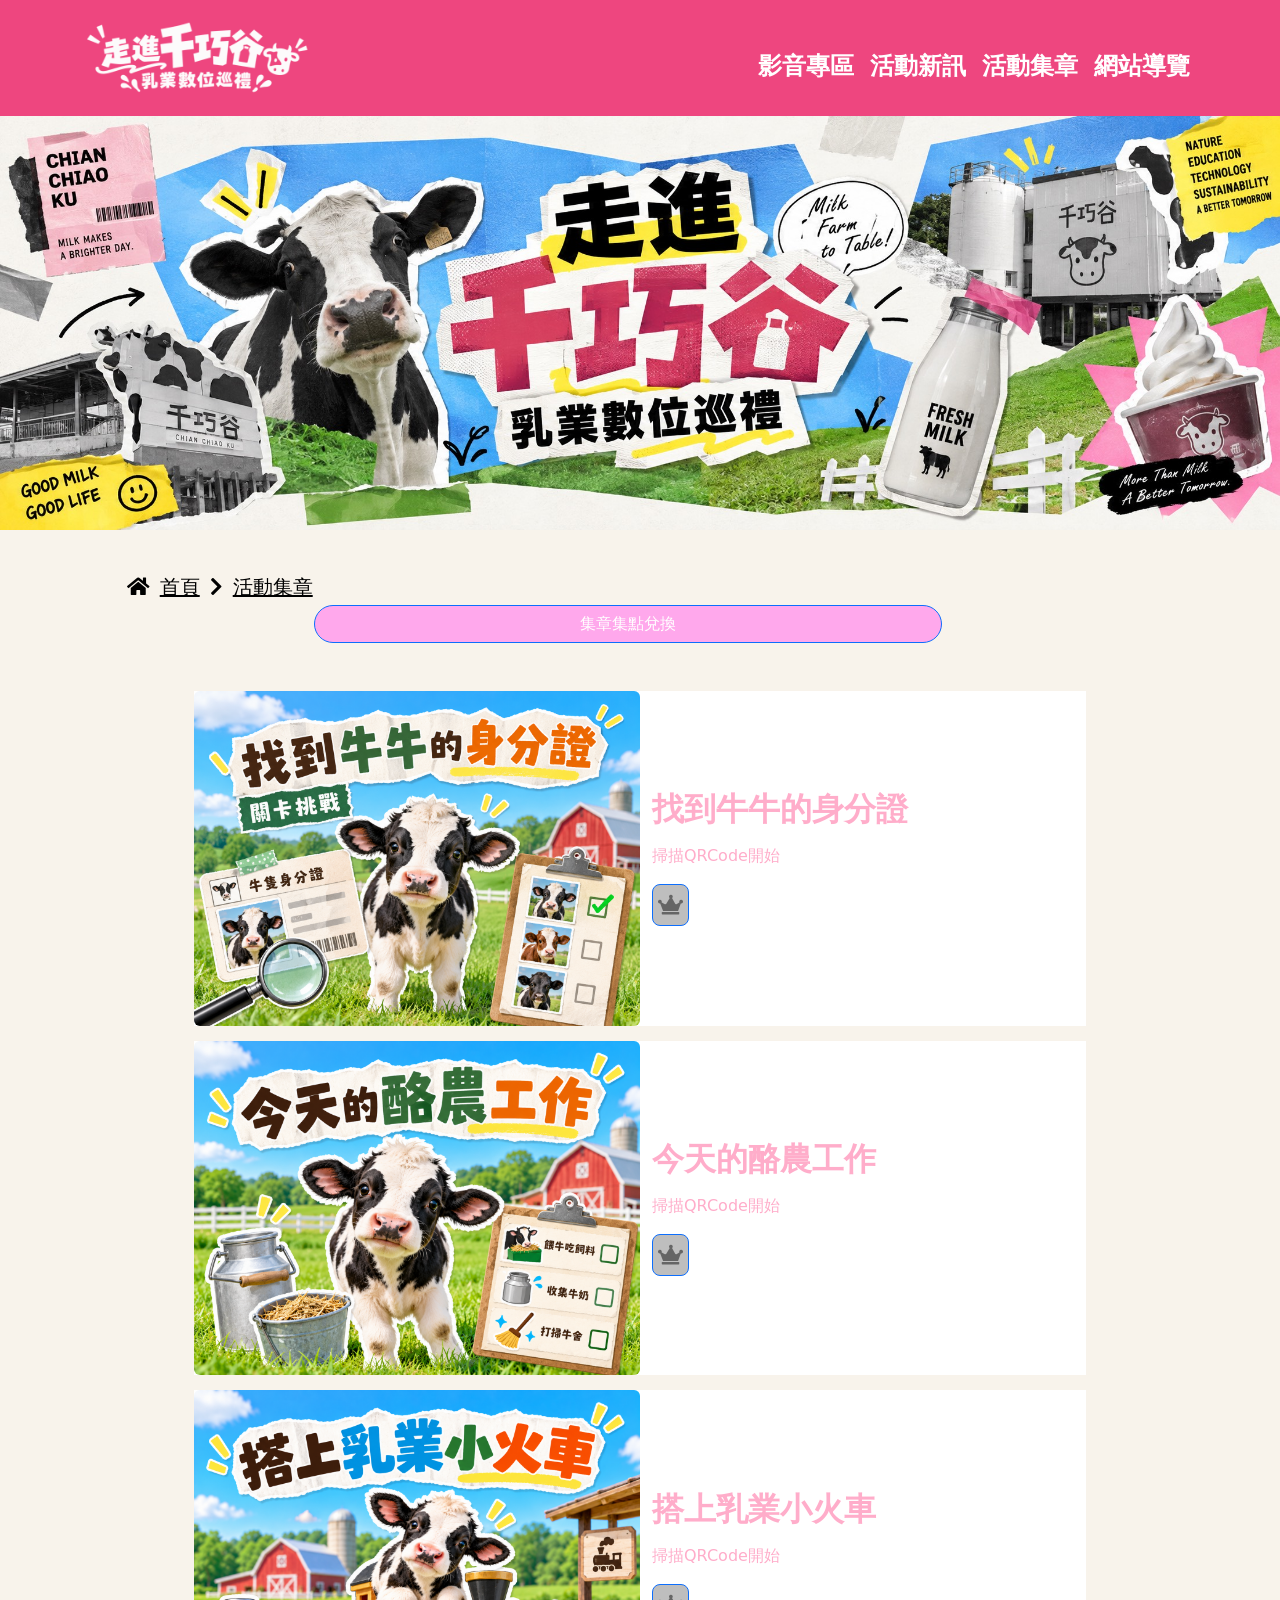
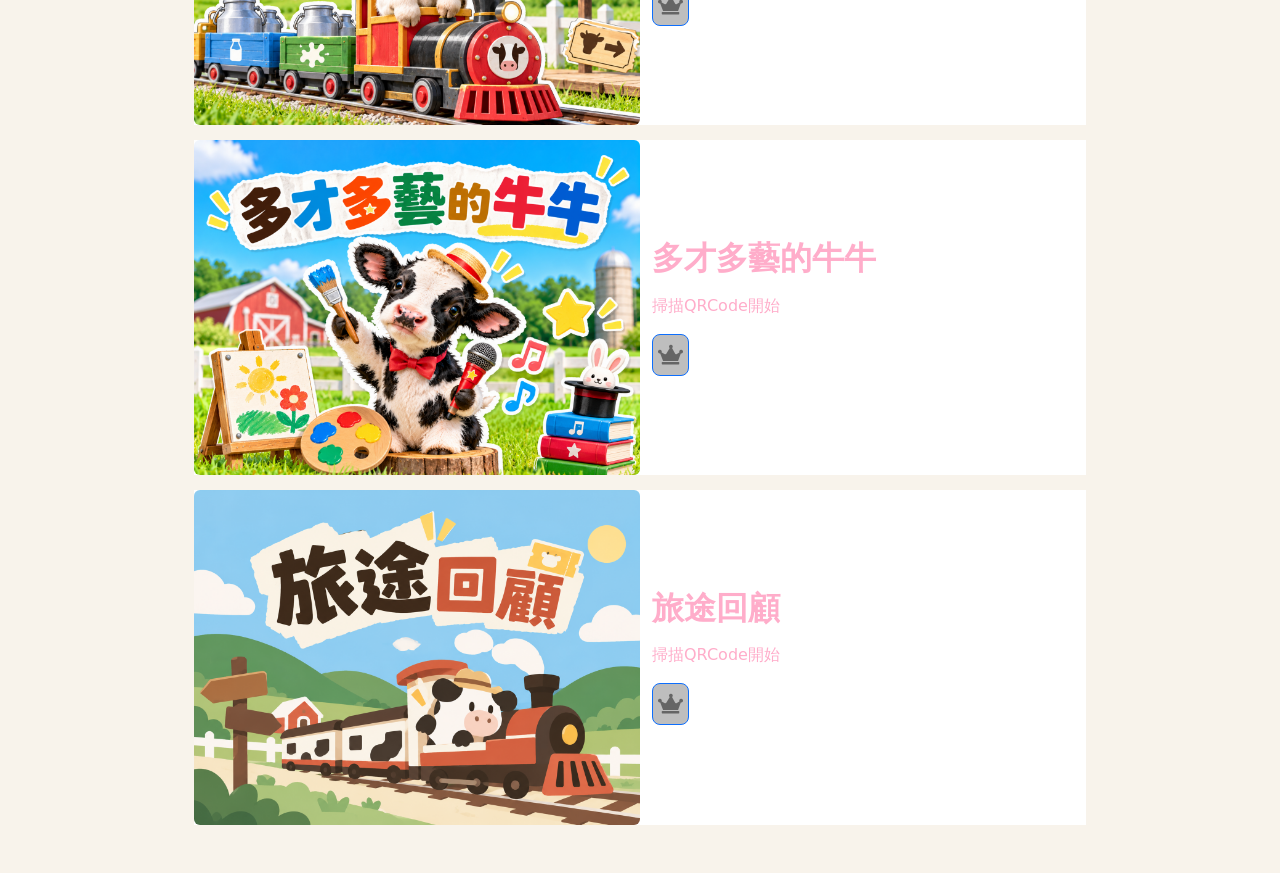
<file: index.html>
<!DOCTYPE html>
<html data-bs-theme="light" lang="zh" data-bss-forced-theme="light" style="background: #f8f6f0;">

<head>
    <meta charset="utf-8">
    <meta name="viewport" content="width=device-width, initial-scale=1.0, shrink-to-fit=no">
    <title>走進千巧谷-活動集章</title>
    <link rel="icon" type="image/png" sizes="2205x2205" href="assets/img/BB53C16165.png">
    <link rel="icon" type="image/png" sizes="2205x2205" href="assets/img/BB53C16165.png" media="(prefers-color-scheme: dark)">
    <link rel="icon" type="image/png" sizes="2205x2205" href="assets/img/BB53C16165.png">
    <link rel="icon" type="image/png" sizes="2205x2205" href="assets/img/BB53C16165.png" media="(prefers-color-scheme: dark)">
    <link rel="icon" type="image/png" sizes="2205x2205" href="assets/img/BB53C16165.png">
    <link rel="icon" type="image/png" sizes="2205x2205" href="assets/img/BB53C16165.png">
    <link rel="icon" type="image/png" sizes="2205x2205" href="assets/img/BB53C16165.png">
    <link rel="stylesheet" href="assets/bootstrap/css/bootstrap.min.css">
    <link rel="stylesheet" href="https://fonts.googleapis.com/css?family=Alatsi&amp;display=swap">
    <link rel="stylesheet" href="https://fonts.googleapis.com/css?family=Aoboshi+One&amp;display=swap">
    <link rel="stylesheet" href="assets/css/Font%20Awesome%205%20Brands.css">
    <link rel="stylesheet" href="assets/css/Font%20Awesome%205%20Free.css">
    <link rel="stylesheet" href="assets/fonts/fontawesome-all.min.css">
    <link rel="stylesheet" href="assets/css/bootstrap/css/bootstrap.min.css">
    <link rel="stylesheet" href="assets/css/fonts/fontawesome-all.min.css">
    <link rel="stylesheet" href="assets/css/css/Hero-Clean-images.css">
    <link rel="stylesheet" href="assets/css/css/Navigation-Menu.css">
    <link rel="stylesheet" href="assets/css/Navbar-Right-Links-icons.css">
    <link rel="stylesheet" href="assets/css/Team-images.css">
</head>

<body style="color: rgb(255,255,255);background: rgb(248,243,235);">
    <nav class="navbar navbar-expand-md py-3" style="background: rgb(238,70,127);">
        <div class="container"><a class="navbar-brand d-flex align-items-center" href="https://martek720.com.tw/front/index.html"><img src="assets/img/BB528354-3C4B-4AE4-B248-786873.png" style="margin: auto;width: 100%;height: auto;" width="290" height="94"></a><button data-bs-toggle="collapse" class="navbar-toggler" data-bs-target="#navcol-2"><span class="visually-hidden">Toggle navigation</span><span class="navbar-toggler-icon"></span></button>
            <div class="collapse navbar-collapse" id="navcol-2">
                <ul class="navbar-nav ms-auto">
                    <li class="nav-item" style="width: 30%;"><a class="nav-link active fs-4" href="https://martek720.com.tw/front/video.html?id=23" style="color: #ffffff;font-weight: bold;">影音專區</a></li>
                    <li class="nav-item" style="color: #ffffff;font-weight: bold;width: 30%;"><a class="nav-link fs-4" href="https://martek720.com.tw/front/discount.html?id=23" style="color: #ffffff;font-weight: bold;">活動新訊</a></li>
                    <li class="nav-item" style="color: #ffffff;font-weight: bold;width: 30%;"><a class="nav-link fs-4" href="index.html" style="color: #ffffff;font-weight: bold;">活動集章</a></li>
                    <li class="nav-item" style="color: #ffffff;font-weight: bold;width: 30%;"><a class="nav-link fs-4" href="https://martek720.com.tw/front/sitemap.html?id=23" style="color: #ffffff;font-weight: bold;">網站導覽</a></li>
                </ul>
            </div>
        </div>
    </nav>
    <div class="col" style="width: 100%;padding: 0px;margin: 0px;margin-left: auto;margin-right: auto;"><img src="assets/img/all_Image.jpg" width="1493" height="483" style="width: 100%;height: auto;"></div>
    <div class="row" style="height: 75px;background: rgba(255,255,255,0);border-color: rgba(255,255,255,0);width: 99vw;">
        <div class="col" style="width:70%;max-width:70%;margin-left:10%;margin-top:41px;background:rgba(255,255,255,0);border-color:rgba(255,255,255,0);"><i class="fas fa-home" style="color:rgb(0,0,0);font-size:20px;margin-right:10px;"></i><span style="width:30%;color:rgb(0,0,0);margin:0;height:30%;"><a href="https://martek720.com.tw/front/index.html?id=23" style="color:rgb(0,0,0);font-family:'Aoboshi One', serif;font-size:20px;">首頁<i class="fas fa-chevron-right" style="color:rgb(0,0,0);font-size:20px;margin-right:10px;margin-left:10px;"></i></a></span><a href="index.html" style="color:rgb(0,0,0);font-family:'Aoboshi One', serif;font-size:20px;">活動集章</a></div>
    </div>
    <div class="row" style="width: 100%;">
        <div class="col" style="text-align: center;"><a class="btn btn-primary" role="button" style="width: 50%;border-radius: 143px;background: rgb(255,168,236);" href="CollectSeals.html">集章集點兌換</a></div>
    </div>
    <div class="container py-4 py-xl-5" style="width: 100vw;">
        <div class="row gy-4 gy-md-0" style="margin-right: 10%;margin-left: 10%;background: #ffffff;color: rgb(255,255,255);border-radius: 0px;">
            <div class="col-md-6 col-xxl-4" style="padding: 0;height: auto;"><img class="rounded img-fluid w-100 fit-cover" style="border-top-right-radius: 0;border-bottom-left-radius: 169;border-top-left-radius: 193px;" src="assets/img/01找到牛牛的身分證.png"></div>
            <div class="col-md-6 d-md-flex align-items-md-center">
                <div style="max-width:350px;">
                    <h2 class="text-uppercase fw-bold" style="color:rgb(255,173,202);">找到牛牛的身分證</h2>
                    <p class="my-3" style="color:rgb(255,173,202);">掃描QRCode開始</p><a class="btn btn-primary btn-lg me-2" role="button" href="findcow.html" style="width:auto;padding:5px;background:rgb(190,190,190);"><i class="fas fa-crown" style="color:rgb(101,101,101);"></i></a>
                </div>
            </div>
        </div>
        <div class="row gy-4 gy-md-0" style="margin-right:10%;margin-left:10%;background:#ffffff;margin-top:15px;">
            <div class="col-md-6 col-xxl-4" style="height: auto;padding: 0;"><img class="rounded img-fluid w-100 fit-cover" style="border-top-right-radius: 0;border-bottom-left-radius: 169;border-top-left-radius: 193px;" src="assets/img/02今天的酪農工作.png"></div>
            <div class="col-md-6 d-md-flex align-items-md-center justify-content-xxl-start">
                <div style="max-width:350px;">
                    <h2 class="text-uppercase fw-bold" style="color:rgb(255,173,202);">今天的酪農工作</h2>
                    <p class="my-3" style="color:rgb(255,173,202);">掃描QRCode開始</p><a class="btn btn-primary btn-lg me-2" role="button" href="cowwork.html" style="width:auto;padding:5px;background:rgb(190,190,190);"><i class="fas fa-crown" style="color:rgb(101,101,101);"></i></a>
                </div>
            </div>
        </div>
        <div class="row gy-4 gy-md-0" style="margin-right:10%;margin-left:10%;background:#ffffff;margin-top:15px;">
            <div class="col-md-6 col-xxl-4" style="height: auto;padding: 0;"><img class="rounded img-fluid w-100 fit-cover" style="border-top-right-radius: 0;border-bottom-left-radius: 169;border-top-left-radius: 193px;" src="assets/img/03搭上乳業小火車.png"></div>
            <div class="col-md-6 d-md-flex align-items-md-center justify-content-xxl-start">
                <div style="max-width:350px;">
                    <h2 class="text-uppercase fw-bold" style="color:rgb(255,173,202);">搭上乳業小火車</h2>
                    <p class="my-3" style="color:rgb(255,173,202);">掃描QRCode開始</p><a class="btn btn-primary btn-lg me-2" role="button" href="cowfram.html" style="width:auto;padding:5px;background:rgb(190,190,190);"><i class="fas fa-crown" style="color:rgb(101,101,101);"></i></a>
                </div>
            </div>
        </div>
        <div class="row gy-4 gy-md-0" style="margin-right:10%;margin-left:10%;background:#ffffff;margin-top:15px;">
            <div class="col-md-6 col-xxl-4" style="padding: 0;"><img class="rounded img-fluid w-100 fit-cover" style="border-top-right-radius: 0;border-bottom-left-radius: 169;border-top-left-radius: 193px;" src="assets/img/04多才多藝牛牛的農場舞台.png"></div>
            <div class="col-md-6 d-md-flex align-items-md-center justify-content-xxl-start">
                <div style="max-width:350px;">
                    <h2 class="text-uppercase fw-bold" style="color:rgb(255,173,202);">多才多藝的牛牛</h2>
                    <p class="my-3" style="color:rgb(255,173,202);">掃描QRCode開始</p><a class="btn btn-primary btn-lg me-2" role="button" href="cowamz.html" style="width:auto;padding:5px;background:rgb(190,190,190);"><i class="fas fa-crown" style="color:rgb(101,101,101);"></i></a>
                </div>
            </div>
        </div>
        <div class="row gy-4 gy-md-0" style="margin-right:10%;margin-left:10%;background:#ffffff;margin-top:15px;">
            <div class="col-md-6 col-xxl-4" style="padding: 0;"><img class="rounded img-fluid w-100 fit-cover" style="border-top-right-radius: 0;border-bottom-left-radius: 169;border-top-left-radius: 193px;" src="assets/img/05旅途回顧：牛仔火車鄉間行.png"></div>
            <div class="col-md-6 d-md-flex align-items-md-center justify-content-xxl-start">
                <div style="max-width:350px;">
                    <h2 class="text-uppercase fw-bold" style="color:rgb(255,173,202);">旅途回顧</h2>
                    <p class="my-3" style="color:rgb(255,173,202);">掃描QRCode開始</p><a class="btn btn-primary btn-lg me-2" role="button" href="cowreview.html" style="width:auto;padding:5px;background:rgb(190,190,190);"><i class="fas fa-crown" style="color:rgb(101,101,101);"></i></a>
                </div>
            </div>
        </div>
    </div>
    <script src="assets/bootstrap/js/bootstrap.min.js"></script>
    <script src="assets/js/bootstrap.min.js"></script>
</body>

</html>
</file>
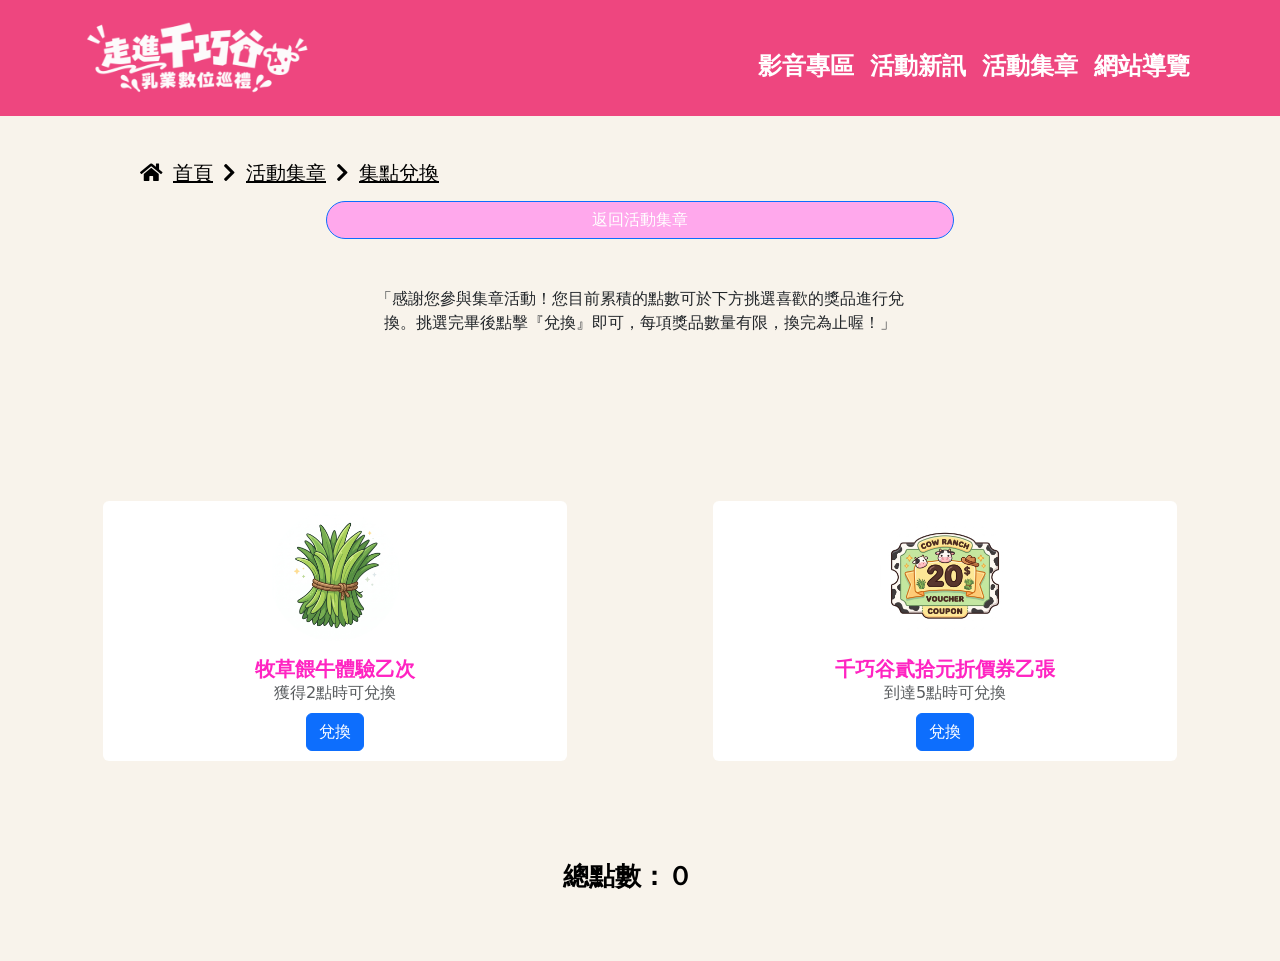
<file: CollectSeals.html>
<!DOCTYPE html>
<html data-bs-theme="light" lang="zh">

<head>
    <meta charset="utf-8">
    <meta name="viewport" content="width=device-width, initial-scale=1.0, shrink-to-fit=no">
    <title>走進千巧谷</title>
    <link rel="icon" type="image/png" sizes="2205x2205" href="assets/img/BB53C16165.png">
    <link rel="icon" type="image/png" sizes="2205x2205" href="assets/img/BB53C16165.png" media="(prefers-color-scheme: dark)">
    <link rel="icon" type="image/png" sizes="2205x2205" href="assets/img/BB53C16165.png">
    <link rel="icon" type="image/png" sizes="2205x2205" href="assets/img/BB53C16165.png" media="(prefers-color-scheme: dark)">
    <link rel="icon" type="image/png" sizes="2205x2205" href="assets/img/BB53C16165.png">
    <link rel="icon" type="image/png" sizes="2205x2205" href="assets/img/BB53C16165.png">
    <link rel="icon" type="image/png" sizes="2205x2205" href="assets/img/BB53C16165.png">
    <link rel="stylesheet" href="assets/bootstrap/css/bootstrap.min.css">
    <link rel="stylesheet" href="https://fonts.googleapis.com/css?family=Alatsi&amp;display=swap">
    <link rel="stylesheet" href="https://fonts.googleapis.com/css?family=Aoboshi+One&amp;display=swap">
    <link rel="stylesheet" href="assets/css/Font%20Awesome%205%20Brands.css">
    <link rel="stylesheet" href="assets/css/Font%20Awesome%205%20Free.css">
    <link rel="stylesheet" href="assets/fonts/fontawesome-all.min.css">
    <link rel="stylesheet" href="assets/css/bootstrap/css/bootstrap.min.css">
    <link rel="stylesheet" href="assets/css/fonts/fontawesome-all.min.css">
    <link rel="stylesheet" href="assets/css/css/Hero-Clean-images.css">
    <link rel="stylesheet" href="assets/css/css/Navigation-Menu.css">
    <link rel="stylesheet" href="assets/css/Navbar-Right-Links-icons.css">
    <link rel="stylesheet" href="assets/css/Team-images.css">
</head>

<body style="background: rgb(248,243,235);">
    <nav class="navbar navbar-expand-md py-3" style="background: rgb(238,70,127);">
        <div class="container"><a class="navbar-brand d-flex align-items-center" href="https://martek720.com.tw/front/index.html"><img src="assets/img/BB528354-3C4B-4AE4-B248-786873.png" style="margin: auto;width: 100%;height: auto;" width="290" height="94"></a><button data-bs-toggle="collapse" class="navbar-toggler" data-bs-target="#navcol-2"><span class="visually-hidden">Toggle navigation</span><span class="navbar-toggler-icon"></span></button>
            <div class="collapse navbar-collapse" id="navcol-2">
                <ul class="navbar-nav ms-auto">
                    <li class="nav-item" style="width: 30%;"><a class="nav-link active fs-4" href="https://martek720.com.tw/front/video.html?id=23" style="color: #ffffff;font-weight: bold;">影音專區</a></li>
                    <li class="nav-item" style="color: #ffffff;font-weight: bold;width: 30%;"><a class="nav-link fs-4" href="https://martek720.com.tw/front/discount.html?id=23" style="color: #ffffff;font-weight: bold;">活動新訊</a></li>
                    <li class="nav-item" style="color: #ffffff;font-weight: bold;width: 30%;"><a class="nav-link fs-4" href="index.html" style="color: #ffffff;font-weight: bold;">活動集章</a></li>
                    <li class="nav-item" style="color: #ffffff;font-weight: bold;width: 30%;"><a class="nav-link fs-4" href="https://martek720.com.tw/front/sitemap.html?id=23" style="color: #ffffff;font-weight: bold;">網站導覽</a></li>
                </ul>
            </div>
        </div>
    </nav>
    <div class="row" style="background: rgba(255,255,255,0);border-color: rgba(255,255,255,0);width: 100%;margin: auto;margin-bottom: 14px;">
        <div class="col" style="width:70%;max-width:70%;margin-left:10%;margin-top:41px;background:rgba(255,255,255,0);border-color:rgba(255,255,255,0);"><i class="fas fa-home" style="color:rgb(0,0,0);font-size:20px;margin-right:10px;"></i><span style="width:30%;color:rgb(0,0,0);margin:0;height:30%;"><a href="https://martek720.com.tw/front/index.html?id=23" style="color:rgb(0,0,0);font-family:'Aoboshi One', serif;font-size:20px;">首頁</a></span><i class="fas fa-chevron-right" style="color:rgb(0,0,0);font-size:20px;margin-right:10px;margin-left:10px;"></i><a href="index.html" style="color:rgb(0,0,0);font-family:'Aoboshi One', serif;font-size:20px;">活動集章</a><i class="fas fa-chevron-right" style="color:rgb(0,0,0);font-size:20px;margin-right:10px;margin-left:10px;"></i><a href="CollectSeals.html" style="color:rgb(0,0,0);font-family:'Aoboshi One', serif;font-size:20px;">集點兌換</a></div>
    </div>
    <div class="row" style="margin: auto;text-align: center;">
        <div class="col"><a class="btn btn-primary" role="button" style="width: 50%;border-radius: 143px;background: rgb(255,168,236);margin: auto;" href="index.html">返回活動集章</a></div>
    </div>
    <div class="container py-4 py-xl-5" style="padding: 0px;text-align: center;">
        <div class="row mb-4 mb-lg-5">
            <div class="col-md-8 col-xl-6 text-center mx-auto">
                <p class="w-lg-50">「感謝您參與集章活動！您目前累積的點數可於下方挑選喜歡的獎品進行兌換。挑選完畢後點擊『兌換』即可，每項獎品數量有限，換完為止喔！」</p>
            </div>
        </div>
    </div>
    <div class="row gy-4 row-cols-2 row-cols-md-4" style="text-align: center;margin: auto;padding: 30px;">
        <div class="col" style="margin-left: auto;margin-right: auto;width: 40%;">
            <div class="card border-0 shadow-none" style="padding: 10px;">
                <div class="card-body text-center d-flex flex-column align-items-center p-0"><img class="rounded-circle mb-3 fit-cover" width="130" height="130" src="assets/img/Gemini_Generated_Image_6zfkbk6zfkbk6zfk.jpg">
                    <h5 class="fw-bold card-title mb-0" style="color: rgb(255,36,194);">牧草餵牛體驗乙次</h5>
                    <p class="text-muted card-text mb-2" style="margin: 0;">獲得2點時可兌換</p>
                    <ul class="list-inline fs-6 text-muted w-100 mb-0">
                        <li class="list-inline-item text-center">
                            <div class="d-flex flex-column align-items-center"><button class="btn btn-primary" type="button" data-bs-toggle="modal" data-bs-target="#modalInstrucciones" style="margin: auto;">兌換</button>
                                <div class="row">
                                    <div class="col">
                                        <div class="modal fade" role="dialog" tabindex="-1" id="modalInstrucciones">
                                            <div class="modal-dialog" role="document">
                                                <div class="modal-content">
                                                    <div class="modal-header" style="padding: 20px;">
                                                        <h3 class="text-primary">牧草乙份</h3><button class="btn-close" type="button" aria-label="Close" data-bs-dismiss="modal"></button>
                                                    </div>
                                                    <div class="modal-body" style="padding: 20px;">
                                                        <div class="row">
                                                            <div class="col padMar margenesCajas">
                                                                <p class="margenesCajas text-center">是否要兌換</p>
                                                            </div>
                                                        </div>
                                                    </div>
                                                    <div class="modal-footer" style="padding: 20px;text-align: center;margin: auto;">
                                                        <div class="row">
                                                            <div class="col-12 col-sm-8 col-md-9 col-lg-9 col-xl-9" style="margin: auto;text-align: center;">
                                                                <p style="margin: auto;text-align: center;">兌換完成請出示畫面</p>
                                                            </div>
                                                            <div class="col-12 col-sm-2 col-md-3 col-lg-3 text-center"><a class="btn btn-primary" role="button" href="cow_grass.html" style="width: 160%;">兌換</a></div>
                                                        </div>
                                                    </div>
                                                </div>
                                            </div>
                                        </div>
                                    </div>
                                </div>
                            </div>
                        </li>
                    </ul>
                </div>
            </div>
        </div>
        <div class="col" style="margin-right: auto;margin-left: auto;width: 40%;">
            <div class="card border-0 shadow-none" style="margin-right: auto;margin-left: auto;padding: 10px;">
                <div class="card-body text-center d-flex flex-column align-items-center p-0"><img class="rounded-circle mb-3 fit-cover" width="130" height="130" src="assets/img/Gemini_Generated_Image_sua3kmsua3kmsua3.jpg">
                    <h5 class="fw-bold card-title mb-0" style="color: rgb(255,36,194);">千巧谷貳拾元折價券乙張</h5>
                    <p class="text-muted card-text mb-2">到達5點時可兌換</p>
                    <ul class="list-inline fs-6 text-muted w-100 mb-0">
                        <li class="list-inline-item text-center">
                            <div class="d-flex flex-column align-items-center"><button class="btn btn-primary" type="button" data-bs-toggle="modal" data-bs-target="#modalInstrucciones-2" style="margin: auto;">兌換</button>
                                <div class="row">
                                    <div class="col">
                                        <div class="modal fade" role="dialog" tabindex="-1" id="modalInstrucciones-2">
                                            <div class="modal-dialog" role="document">
                                                <div class="modal-content">
                                                    <div class="modal-header" style="padding: 20px;">
                                                        <h3 class="text-primary">折價卷乙份</h3><button class="btn-close" type="button" aria-label="Close" data-bs-dismiss="modal"></button>
                                                    </div>
                                                    <div class="modal-body" style="padding: 20px;">
                                                        <div class="row">
                                                            <div class="col padMar margenesCajas">
                                                                <p class="margenesCajas text-center">是否要兌換</p>
                                                            </div>
                                                        </div>
                                                    </div>
                                                    <div class="modal-footer" style="padding: 20px;text-align: center;margin: auto;">
                                                        <div class="row">
                                                            <div class="col-12 col-sm-8 col-md-9 col-lg-9 col-xl-9" style="margin: auto;text-align: center;">
                                                                <p style="margin: auto;text-align: center;">兌換完成請出示畫面</p>
                                                            </div>
                                                            <div class="col-12 col-sm-2 col-md-3 col-lg-3 text-center"><a class="btn btn-primary" role="button" style="width: 160%;margin: auto;" href="cow_cash20.html">兌換</a></div>
                                                        </div>
                                                    </div>
                                                </div>
                                            </div>
                                        </div>
                                    </div>
                                </div>
                            </div>
                        </li>
                    </ul>
                </div>
            </div>
        </div>
    </div>
    <div class="row" style="padding-right: 0;padding-left: 0;width: 100vw;">
        <div class="col-md-4" style="width: 20%;font-weight: bold;height: auto;text-align: center;margin-right: auto;margin-left: auto;">
            <h1 style="color: rgb(0,0,0);width: 100%;font-weight: bold;font-size: 160%;text-align: center;margin-top: 30%;margin-bottom: 30%;margin-right: auto;">總點數：０</h1>
        </div>
    </div>
    <script src="assets/bootstrap/js/bootstrap.min.js"></script>
    <script src="assets/js/bootstrap.min.js"></script>
</body>

</html>
</file>
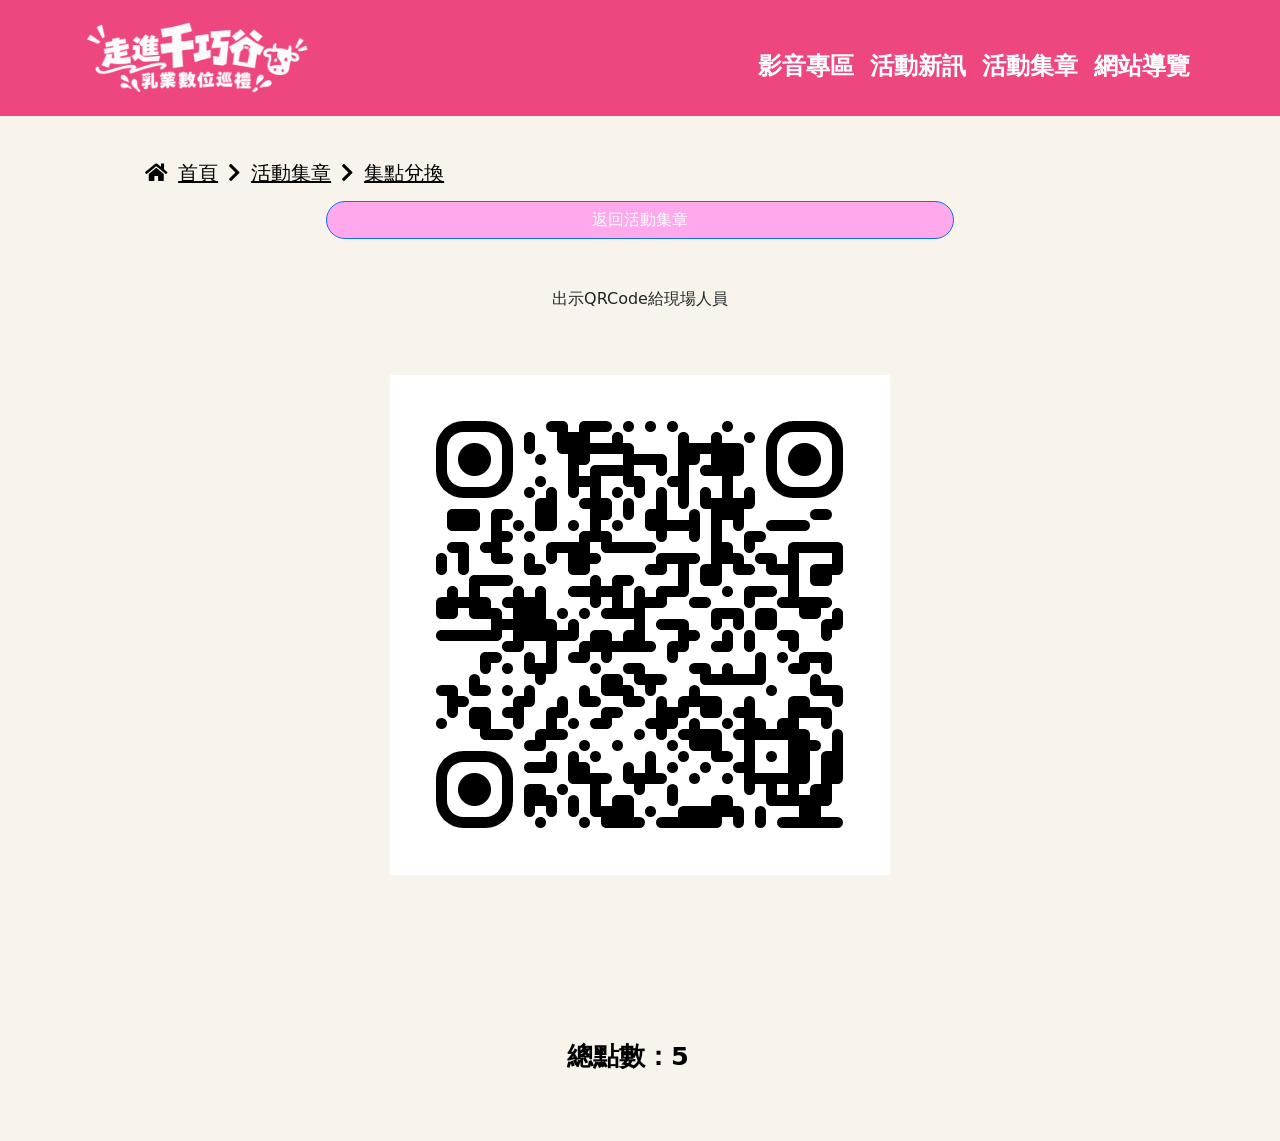
<file: cow_cash20.html>
<!DOCTYPE html>
<html data-bs-theme="light" lang="zh">

<head>
    <meta charset="utf-8">
    <meta name="viewport" content="width=device-width, initial-scale=1.0, shrink-to-fit=no">
    <title>走進千巧谷</title>
    <link rel="icon" type="image/png" sizes="2205x2205" href="assets/img/BB53C16165.png">
    <link rel="icon" type="image/png" sizes="2205x2205" href="assets/img/BB53C16165.png" media="(prefers-color-scheme: dark)">
    <link rel="icon" type="image/png" sizes="2205x2205" href="assets/img/BB53C16165.png">
    <link rel="icon" type="image/png" sizes="2205x2205" href="assets/img/BB53C16165.png" media="(prefers-color-scheme: dark)">
    <link rel="icon" type="image/png" sizes="2205x2205" href="assets/img/BB53C16165.png">
    <link rel="icon" type="image/png" sizes="2205x2205" href="assets/img/BB53C16165.png">
    <link rel="icon" type="image/png" sizes="2205x2205" href="assets/img/BB53C16165.png">
    <link rel="stylesheet" href="assets/bootstrap/css/bootstrap.min.css">
    <link rel="stylesheet" href="https://fonts.googleapis.com/css?family=Alatsi&amp;display=swap">
    <link rel="stylesheet" href="https://fonts.googleapis.com/css?family=Aoboshi+One&amp;display=swap">
    <link rel="stylesheet" href="assets/css/Font%20Awesome%205%20Brands.css">
    <link rel="stylesheet" href="assets/css/Font%20Awesome%205%20Free.css">
    <link rel="stylesheet" href="assets/fonts/fontawesome-all.min.css">
    <link rel="stylesheet" href="assets/css/bootstrap/css/bootstrap.min.css">
    <link rel="stylesheet" href="assets/css/fonts/fontawesome-all.min.css">
    <link rel="stylesheet" href="assets/css/css/Hero-Clean-images.css">
    <link rel="stylesheet" href="assets/css/css/Navigation-Menu.css">
    <link rel="stylesheet" href="assets/css/Navbar-Right-Links-icons.css">
    <link rel="stylesheet" href="assets/css/Team-images.css">
</head>

<body style="background: rgb(248,243,235);">
    <nav class="navbar navbar-expand-md py-3" style="background: rgb(238,70,127);">
        <div class="container"><a class="navbar-brand d-flex align-items-center" href="https://martek720.com.tw/front/index.html"><img src="assets/img/BB528354-3C4B-4AE4-B248-786873.png" style="margin: auto;width: 100%;height: auto;" width="290" height="94"></a><button data-bs-toggle="collapse" class="navbar-toggler" data-bs-target="#navcol-2"><span class="visually-hidden">Toggle navigation</span><span class="navbar-toggler-icon"></span></button>
            <div class="collapse navbar-collapse" id="navcol-2">
                <ul class="navbar-nav ms-auto">
                    <li class="nav-item" style="width: 30%;"><a class="nav-link active fs-4" href="https://martek720.com.tw/front/video.html?id=23" style="color: #ffffff;font-weight: bold;">影音專區</a></li>
                    <li class="nav-item" style="color: #ffffff;font-weight: bold;width: 30%;"><a class="nav-link fs-4" href="https://martek720.com.tw/front/discount.html?id=23" style="color: #ffffff;font-weight: bold;">活動新訊</a></li>
                    <li class="nav-item" style="color: #ffffff;font-weight: bold;width: 30%;"><a class="nav-link fs-4" href="index.html" style="color: #ffffff;font-weight: bold;">活動集章</a></li>
                    <li class="nav-item" style="color: #ffffff;font-weight: bold;width: 30%;"><a class="nav-link fs-4" href="https://martek720.com.tw/front/sitemap.html?id=23" style="color: #ffffff;font-weight: bold;">網站導覽</a></li>
                </ul>
            </div>
        </div>
    </nav>
    <div class="row" style="background: rgba(255,255,255,0);border-color: rgba(255,255,255,0);width: 99vw;margin: auto;margin-bottom: 14px;">
        <div class="col" style="width:70%;max-width:70%;margin-left:10%;margin-top:41px;background:rgba(255,255,255,0);border-color:rgba(255,255,255,0);"><i class="fas fa-home" style="color:rgb(0,0,0);font-size:20px;margin-right:10px;"></i><span style="width:30%;color:rgb(0,0,0);margin:0;height:30%;"><a href="https://martek720.com.tw/front/index.html?id=23" style="color:rgb(0,0,0);font-family:'Aoboshi One', serif;font-size:20px;">首頁</a></span><i class="fas fa-chevron-right" style="color:rgb(0,0,0);font-size:20px;margin-right:10px;margin-left:10px;"></i><a href="index.html" style="color:rgb(0,0,0);font-family:'Aoboshi One', serif;font-size:20px;">活動集章</a><i class="fas fa-chevron-right" style="color:rgb(0,0,0);font-size:20px;margin-right:10px;margin-left:10px;"></i><a href="CollectSeals.html" style="color:rgb(0,0,0);font-family:'Aoboshi One', serif;font-size:20px;">集點兌換</a></div>
    </div>
    <div class="row" style="width: 100vw;margin: auto;">
        <div class="col" style="text-align: center;"><a class="btn btn-primary" role="button" style="width: 50%;border-radius: 143px;background: rgb(255,168,236);text-align: center;" href="index.html">返回活動集章</a></div>
    </div>
    <div class="container py-4 py-xl-5" style="padding: 0px;text-align: center;">
        <div class="row mb-4 mb-lg-5">
            <div class="col-md-8 col-xl-6 text-center mx-auto">
                <p class="w-lg-50">出示QRCode給現場人員</p>
            </div>
        </div>
        <div class="row mb-4 mb-lg-5">
            <div class="col-md-8 col-xl-6 text-center mx-auto"><img src="assets/img/adobe-express-qr-code.png"></div>
        </div>
    </div>
    <div class="row" style="padding-right: 0;padding-left: 0;width: 100vw;">
        <div class="col-md-4" style="width: 20%;font-weight: bold;height: auto;text-align: center;margin-right: auto;margin-left: auto;">
            <h1 style="color: rgb(0,0,0);width: 100%;font-weight: bold;font-size: 160%;text-align: center;margin-top: 30%;margin-bottom: 30%;margin-right: auto;">總點數：5</h1>
        </div>
    </div>
    <script src="assets/bootstrap/js/bootstrap.min.js"></script>
    <script src="assets/js/bootstrap.min.js"></script>
</body>

</html>
</file>
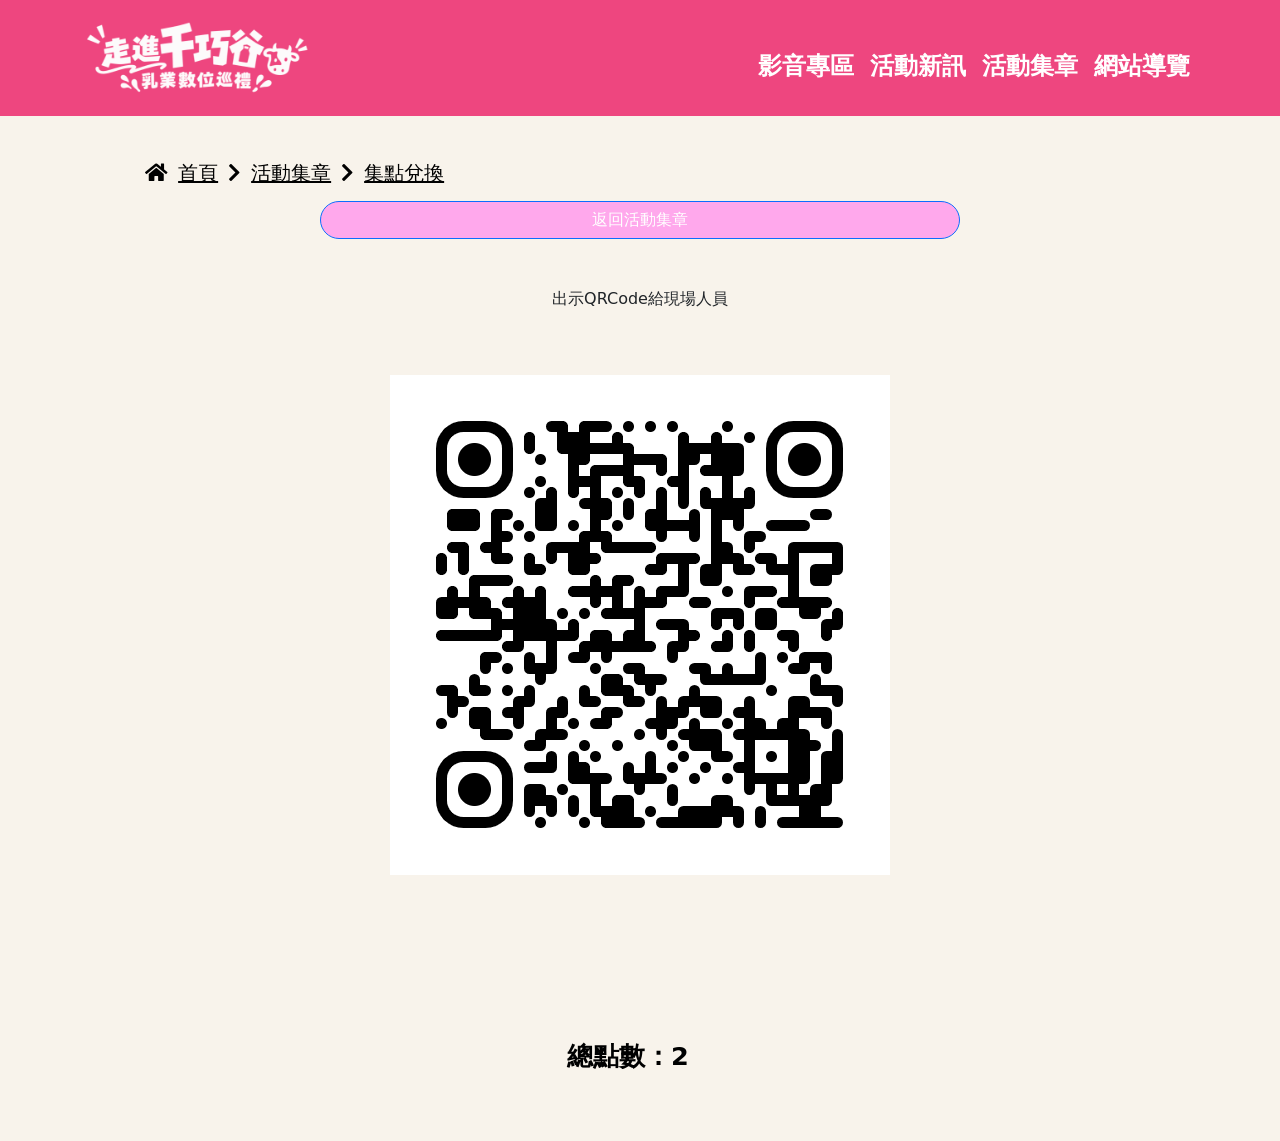
<file: cow_grass.html>
<!DOCTYPE html>
<html data-bs-theme="light" lang="zh">

<head>
    <meta charset="utf-8">
    <meta name="viewport" content="width=device-width, initial-scale=1.0, shrink-to-fit=no">
    <title>走進千巧谷</title>
    <link rel="icon" type="image/png" sizes="2205x2205" href="assets/img/BB53C16165.png">
    <link rel="icon" type="image/png" sizes="2205x2205" href="assets/img/BB53C16165.png" media="(prefers-color-scheme: dark)">
    <link rel="icon" type="image/png" sizes="2205x2205" href="assets/img/BB53C16165.png">
    <link rel="icon" type="image/png" sizes="2205x2205" href="assets/img/BB53C16165.png" media="(prefers-color-scheme: dark)">
    <link rel="icon" type="image/png" sizes="2205x2205" href="assets/img/BB53C16165.png">
    <link rel="icon" type="image/png" sizes="2205x2205" href="assets/img/BB53C16165.png">
    <link rel="icon" type="image/png" sizes="2205x2205" href="assets/img/BB53C16165.png">
    <link rel="stylesheet" href="assets/bootstrap/css/bootstrap.min.css">
    <link rel="stylesheet" href="https://fonts.googleapis.com/css?family=Alatsi&amp;display=swap">
    <link rel="stylesheet" href="https://fonts.googleapis.com/css?family=Aoboshi+One&amp;display=swap">
    <link rel="stylesheet" href="assets/css/Font%20Awesome%205%20Brands.css">
    <link rel="stylesheet" href="assets/css/Font%20Awesome%205%20Free.css">
    <link rel="stylesheet" href="assets/fonts/fontawesome-all.min.css">
    <link rel="stylesheet" href="assets/css/bootstrap/css/bootstrap.min.css">
    <link rel="stylesheet" href="assets/css/fonts/fontawesome-all.min.css">
    <link rel="stylesheet" href="assets/css/css/Hero-Clean-images.css">
    <link rel="stylesheet" href="assets/css/css/Navigation-Menu.css">
    <link rel="stylesheet" href="assets/css/Navbar-Right-Links-icons.css">
    <link rel="stylesheet" href="assets/css/Team-images.css">
</head>

<body style="background: rgb(248,243,235);">
    <nav class="navbar navbar-expand-md py-3" style="background: rgb(238,70,127);">
        <div class="container"><a class="navbar-brand d-flex align-items-center" href="https://martek720.com.tw/front/index.html"><img src="assets/img/BB528354-3C4B-4AE4-B248-786873.png" style="margin: auto;width: 100%;height: auto;" width="290" height="94"></a><button data-bs-toggle="collapse" class="navbar-toggler" data-bs-target="#navcol-2"><span class="visually-hidden">Toggle navigation</span><span class="navbar-toggler-icon"></span></button>
            <div class="collapse navbar-collapse" id="navcol-2">
                <ul class="navbar-nav ms-auto">
                    <li class="nav-item" style="width: 30%;"><a class="nav-link active fs-4" href="https://martek720.com.tw/front/video.html?id=23" style="color: #ffffff;font-weight: bold;">影音專區</a></li>
                    <li class="nav-item" style="color: #ffffff;font-weight: bold;width: 30%;"><a class="nav-link fs-4" href="https://martek720.com.tw/front/discount.html?id=23" style="color: #ffffff;font-weight: bold;">活動新訊</a></li>
                    <li class="nav-item" style="color: #ffffff;font-weight: bold;width: 30%;"><a class="nav-link fs-4" href="index.html" style="color: #ffffff;font-weight: bold;">活動集章</a></li>
                    <li class="nav-item" style="color: #ffffff;font-weight: bold;width: 30%;"><a class="nav-link fs-4" href="https://martek720.com.tw/front/sitemap.html?id=23" style="color: #ffffff;font-weight: bold;">網站導覽</a></li>
                </ul>
            </div>
        </div>
    </nav>
    <div class="row" style="background: rgba(255,255,255,0);border-color: rgba(255,255,255,0);width: 99vw;margin: auto;margin-bottom: 14px;">
        <div class="col" style="width:70%;max-width:70%;margin-left:10%;margin-top:41px;background:rgba(255,255,255,0);border-color:rgba(255,255,255,0);"><i class="fas fa-home" style="color:rgb(0,0,0);font-size:20px;margin-right:10px;"></i><span style="width:30%;color:rgb(0,0,0);margin:0;height:30%;"><a href="https://martek720.com.tw/front/index.html?id=23" style="color:rgb(0,0,0);font-family:'Aoboshi One', serif;font-size:20px;">首頁</a></span><i class="fas fa-chevron-right" style="color:rgb(0,0,0);font-size:20px;margin-right:10px;margin-left:10px;"></i><a href="index.html" style="color:rgb(0,0,0);font-family:'Aoboshi One', serif;font-size:20px;">活動集章</a><i class="fas fa-chevron-right" style="color:rgb(0,0,0);font-size:20px;margin-right:10px;margin-left:10px;"></i><a href="CollectSeals.html" style="color:rgb(0,0,0);font-family:'Aoboshi One', serif;font-size:20px;">集點兌換</a></div>
    </div>
    <div class="row" style="text-align: center;">
        <div class="col"><a class="btn btn-primary" role="button" style="width: 50%;border-radius: 143px;background: rgb(255,168,236);" href="index.html">返回活動集章</a></div>
    </div>
    <div class="container py-4 py-xl-5" style="padding: 0px;text-align: center;">
        <div class="row mb-4 mb-lg-5">
            <div class="col-md-8 col-xl-6 text-center mx-auto">
                <p class="w-lg-50">出示QRCode給現場人員</p>
            </div>
        </div>
        <div class="row mb-4 mb-lg-5">
            <div class="col-md-8 col-xl-6 text-center mx-auto"><img src="assets/img/adobe-express-qr-code.png"></div>
        </div>
    </div>
    <div class="row" style="padding-right: 0;padding-left: 0;width: 100vw;">
        <div class="col-md-4" style="width: 20%;font-weight: bold;height: auto;text-align: center;margin-right: auto;margin-left: auto;">
            <h1 style="color: rgb(0,0,0);width: 100%;font-weight: bold;font-size: 160%;text-align: center;margin-top: 30%;margin-bottom: 30%;margin-right: auto;">總點數：2</h1>
        </div>
    </div>
    <script src="assets/bootstrap/js/bootstrap.min.js"></script>
    <script src="assets/js/bootstrap.min.js"></script>
</body>

</html>
</file>
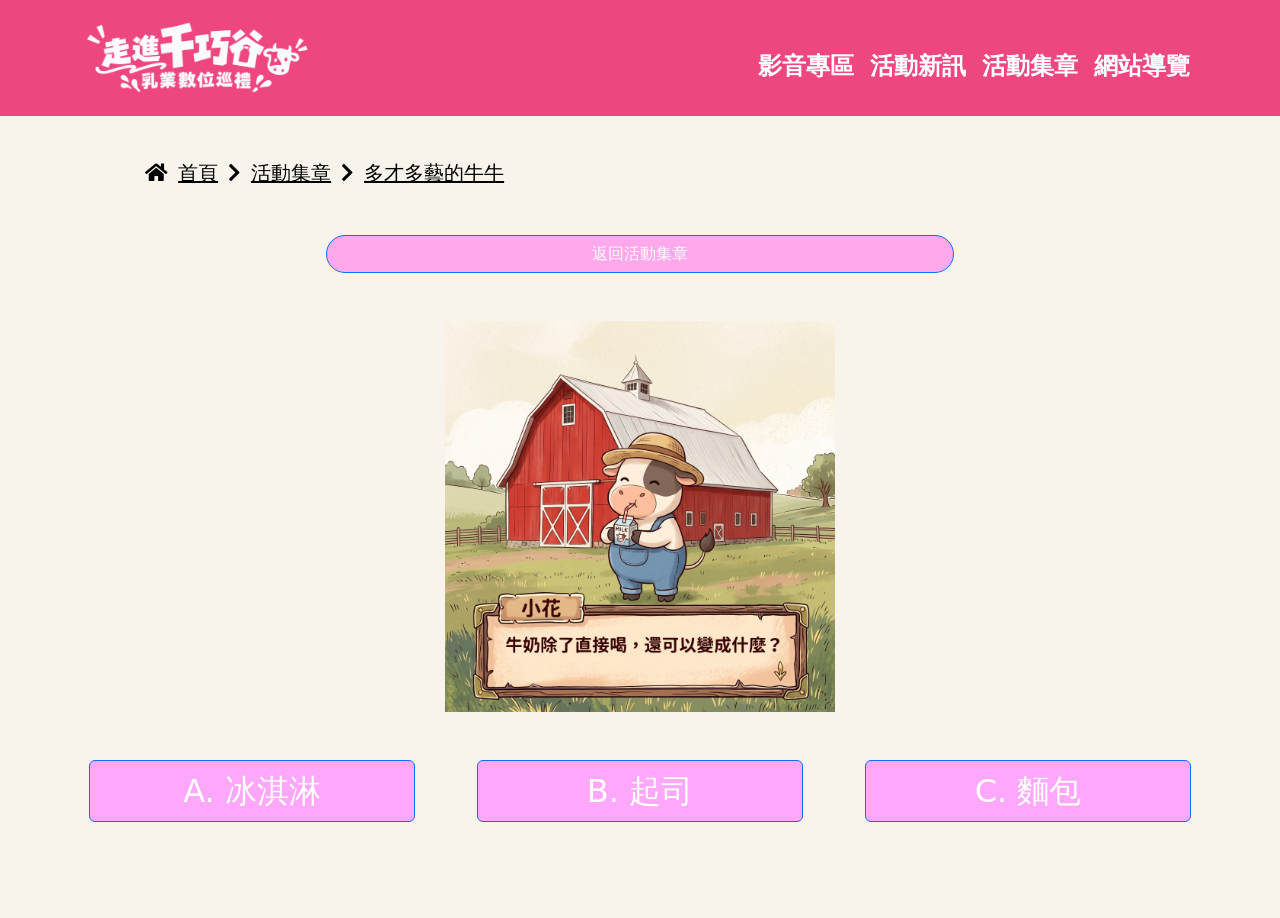
<file: cowamz.html>
<!DOCTYPE html>
<html data-bs-theme="light" lang="zh">

<head>
    <meta charset="utf-8">
    <meta name="viewport" content="width=device-width, initial-scale=1.0, shrink-to-fit=no">
    <title>走進千巧谷</title>
    <link rel="icon" type="image/png" sizes="2205x2205" href="assets/img/BB53C16165.png">
    <link rel="icon" type="image/png" sizes="2205x2205" href="assets/img/BB53C16165.png" media="(prefers-color-scheme: dark)">
    <link rel="icon" type="image/png" sizes="2205x2205" href="assets/img/BB53C16165.png">
    <link rel="icon" type="image/png" sizes="2205x2205" href="assets/img/BB53C16165.png" media="(prefers-color-scheme: dark)">
    <link rel="icon" type="image/png" sizes="2205x2205" href="assets/img/BB53C16165.png">
    <link rel="icon" type="image/png" sizes="2205x2205" href="assets/img/BB53C16165.png">
    <link rel="icon" type="image/png" sizes="2205x2205" href="assets/img/BB53C16165.png">
    <link rel="stylesheet" href="assets/bootstrap/css/bootstrap.min.css">
    <link rel="stylesheet" href="https://fonts.googleapis.com/css?family=Alatsi&amp;display=swap">
    <link rel="stylesheet" href="https://fonts.googleapis.com/css?family=Aoboshi+One&amp;display=swap">
    <link rel="stylesheet" href="assets/css/Font%20Awesome%205%20Brands.css">
    <link rel="stylesheet" href="assets/css/Font%20Awesome%205%20Free.css">
    <link rel="stylesheet" href="assets/fonts/fontawesome-all.min.css">
    <link rel="stylesheet" href="assets/css/bootstrap/css/bootstrap.min.css">
    <link rel="stylesheet" href="assets/css/fonts/fontawesome-all.min.css">
    <link rel="stylesheet" href="assets/css/css/Hero-Clean-images.css">
    <link rel="stylesheet" href="assets/css/css/Navigation-Menu.css">
    <link rel="stylesheet" href="assets/css/Navbar-Right-Links-icons.css">
    <link rel="stylesheet" href="assets/css/Team-images.css">
</head>

<body style="background: rgb(248,243,235);">
    <nav class="navbar navbar-expand-md py-3" style="background: rgb(238,70,127);">
        <div class="container"><a class="navbar-brand d-flex align-items-center" href="https://martek720.com.tw/front/index.html"><img src="assets/img/BB528354-3C4B-4AE4-B248-786873.png" style="margin: auto;width: 100%;height: auto;" width="290" height="94"></a><button data-bs-toggle="collapse" class="navbar-toggler" data-bs-target="#navcol-2"><span class="visually-hidden">Toggle navigation</span><span class="navbar-toggler-icon"></span></button>
            <div class="collapse navbar-collapse" id="navcol-2">
                <ul class="navbar-nav ms-auto">
                    <li class="nav-item" style="width: 30%;"><a class="nav-link active fs-4" href="https://martek720.com.tw/front/video.html?id=23" style="color: #ffffff;font-weight: bold;">影音專區</a></li>
                    <li class="nav-item" style="color: #ffffff;font-weight: bold;width: 30%;"><a class="nav-link fs-4" href="https://martek720.com.tw/front/discount.html?id=23" style="color: #ffffff;font-weight: bold;">活動新訊</a></li>
                    <li class="nav-item" style="color: #ffffff;font-weight: bold;width: 30%;"><a class="nav-link fs-4" href="index.html" style="color: #ffffff;font-weight: bold;">活動集章</a></li>
                    <li class="nav-item" style="color: #ffffff;font-weight: bold;width: 30%;"><a class="nav-link fs-4" href="https://martek720.com.tw/front/sitemap.html?id=23" style="color: #ffffff;font-weight: bold;">網站導覽</a></li>
                </ul>
            </div>
        </div>
    </nav>
    <div class="row mb-3 mb-lg-5" style="background: rgba(255,255,255,0);border-color: rgba(255,255,255,0);width: 99vw;margin: auto;">
        <div class="col-8" style="width: 70%;max-width: 70%;margin-left: 10%;margin-top: 41px;background: rgba(255,255,255,0);border-color: rgba(255,255,255,0);"><i class="fas fa-home" style="color:rgb(0,0,0);font-size:20px;margin-right:10px;"></i><span style="width:30%;color:rgb(0,0,0);margin:0;height:30%;"><a href="https://martek720.com.tw/front/index.html?id=23" style="color:rgb(0,0,0);font-family:'Aoboshi One', serif;font-size:20px;">首頁</a></span><i class="fas fa-chevron-right" style="color:rgb(0,0,0);font-size:20px;margin-right:10px;margin-left:10px;"></i><a href="index.html" style="color:rgb(0,0,0);font-family:'Aoboshi One', serif;font-size:20px;">活動集章</a><i class="fas fa-chevron-right" style="color:rgb(0,0,0);font-size:20px;margin-right:10px;margin-left:10px;"></i><a href="cowamz.html" style="color:rgb(0,0,0);font-family:'Aoboshi One', serif;font-size:20px;">多才多藝的牛牛</a></div>
    </div>
    <div class="row" style="margin: auto;">
        <div class="col" style="text-align: center;margin: auto;"><a class="btn btn-primary" role="button" style="width: 50%;border-radius: 143px;background: rgb(255,168,236);margin: auto;" href="index.html">返回活動集章</a></div>
    </div>
    <div class="container py-4 py-xl-5" style="padding: 0px;text-align: center;">
        <div class="row mb-3 mb-lg-5">
            <div class="col-md-8 col-xl-6 text-center mx-auto"><img src="assets/img/Gemini_Generated_Image_cpoj1vcpoj1vcpoj.jpg" style="width: 70%;margin: auto;"></div>
        </div>
        <div class="row mb-3 mb-lg-5">
            <div class="col-md-8 col-xl-6 text-center mx-auto" style="width: 30%;"><button class="btn btn-primary fs-2" type="button" data-bs-toggle="modal" data-bs-target="#modalInstrucciones-1" style="margin: auto;width: 100%;height: 100%;background: rgb(255,168,251);">A. 冰淇淋</button></div>
            <div class="col-md-8 col-xl-6 text-center mx-auto" style="width: 30%;"><button class="btn btn-primary fs-2" type="button" data-bs-toggle="modal" data-bs-target="#modalInstrucciones-1" style="margin: auto;width: 100%;height: 100%;background: rgb(255,168,251);">B. 起司</button>
                <div class="row">
                    <div class="col">
                        <div class="modal fade" role="dialog" tabindex="-1" id="modalInstrucciones-1">
                            <div class="modal-dialog" role="document">
                                <div class="modal-content">
                                    <div class="modal-header" style="padding: 0px;padding-top: 16px;">
                                        <div class="col padMar margenesCajas">
                                            <p class="margenesCajas text-center fs-2">答對了! 你獲得酪農卡</p>
                                        </div>
                                    </div>
                                    <div class="modal-body" style="padding: 20px;">
                                        <div class="row">
                                            <div class="col padMar margenesCajas"><img src="assets/img/Gemini_Generated_Image_rp2l28rp2l28rp2l.jpg" style="width: 100%;"></div>
                                        </div>
                                        <div class="row">
                                            <div class="col">
                                                <h4 class="text-start">每個答案都是對的<br>牛奶可以透過加工變成許多不同的食品。</h4>
                                            </div>
                                        </div>
                                    </div>
                                    <div class="modal-footer" style="padding: 20px;text-align: center;margin: auto;">
                                        <div class="row">
                                            <div class="col-12 col-sm-2 col-md-3 col-lg-3 text-center" style="margin: auto;width: 100%;"><a class="btn btn-primary" role="button" href="index.html" style="background: rgb(255,84,248);">返回</a></div>
                                        </div>
                                    </div>
                                </div>
                            </div>
                        </div>
                    </div>
                </div>
            </div>
            <div class="col-md-8 col-xl-6 text-center mx-auto" style="width: 30%;"><button class="btn btn-primary fs-2" type="button" data-bs-toggle="modal" data-bs-target="#modalInstrucciones-1" style="margin: auto;width: 100%;height: 100%;background: rgb(255,168,251);">C. 麵包</button></div>
        </div>
    </div>
    <script src="assets/bootstrap/js/bootstrap.min.js"></script>
    <script src="assets/js/bootstrap.min.js"></script>
</body>

</html>
</file>
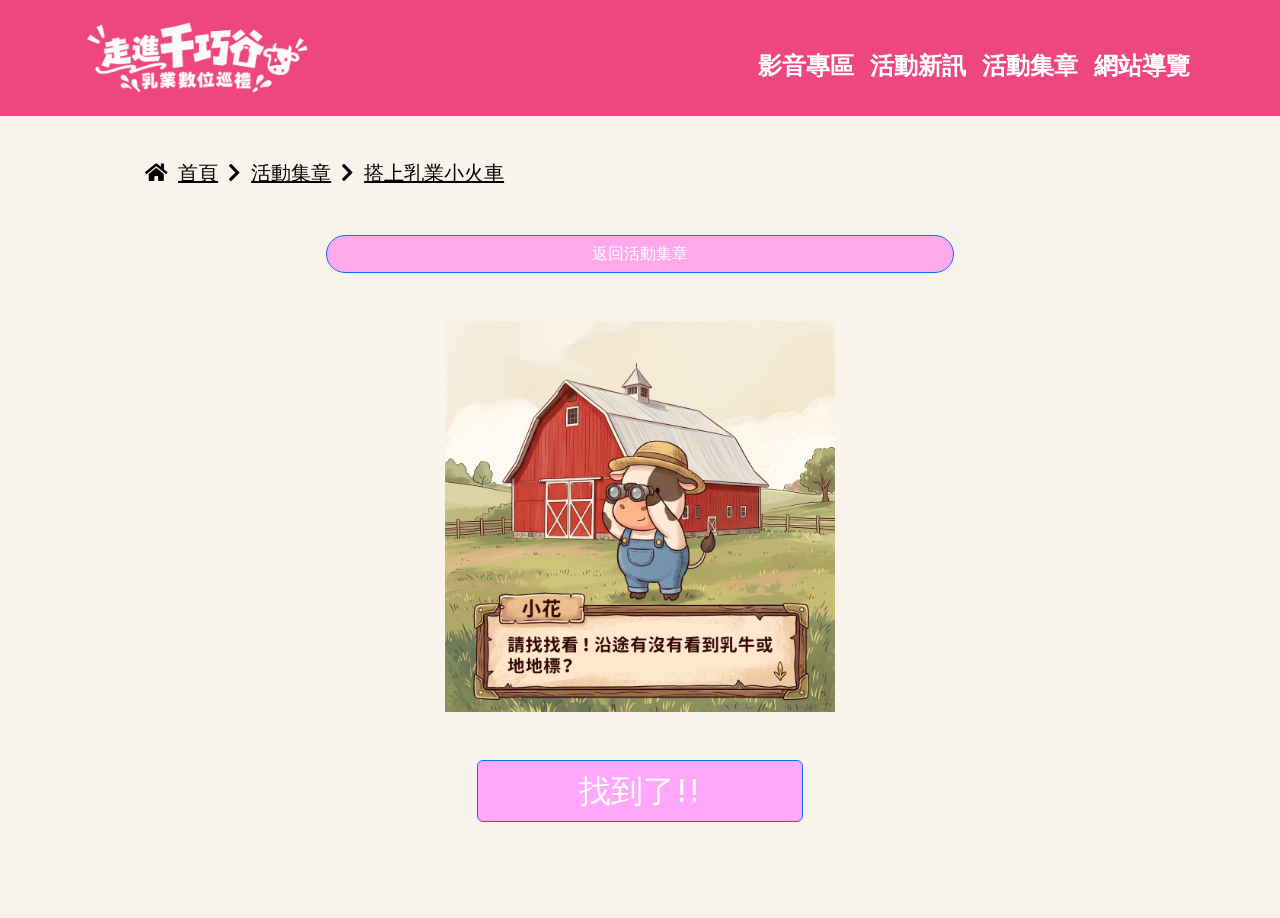
<file: cowfram.html>
<!DOCTYPE html>
<html data-bs-theme="light" lang="zh">

<head>
    <meta charset="utf-8">
    <meta name="viewport" content="width=device-width, initial-scale=1.0, shrink-to-fit=no">
    <title>走進千巧谷</title>
    <link rel="icon" type="image/png" sizes="2205x2205" href="assets/img/BB53C16165.png">
    <link rel="icon" type="image/png" sizes="2205x2205" href="assets/img/BB53C16165.png" media="(prefers-color-scheme: dark)">
    <link rel="icon" type="image/png" sizes="2205x2205" href="assets/img/BB53C16165.png">
    <link rel="icon" type="image/png" sizes="2205x2205" href="assets/img/BB53C16165.png" media="(prefers-color-scheme: dark)">
    <link rel="icon" type="image/png" sizes="2205x2205" href="assets/img/BB53C16165.png">
    <link rel="icon" type="image/png" sizes="2205x2205" href="assets/img/BB53C16165.png">
    <link rel="icon" type="image/png" sizes="2205x2205" href="assets/img/BB53C16165.png">
    <link rel="stylesheet" href="assets/bootstrap/css/bootstrap.min.css">
    <link rel="stylesheet" href="https://fonts.googleapis.com/css?family=Alatsi&amp;display=swap">
    <link rel="stylesheet" href="https://fonts.googleapis.com/css?family=Aoboshi+One&amp;display=swap">
    <link rel="stylesheet" href="assets/css/Font%20Awesome%205%20Brands.css">
    <link rel="stylesheet" href="assets/css/Font%20Awesome%205%20Free.css">
    <link rel="stylesheet" href="assets/fonts/fontawesome-all.min.css">
    <link rel="stylesheet" href="assets/css/bootstrap/css/bootstrap.min.css">
    <link rel="stylesheet" href="assets/css/fonts/fontawesome-all.min.css">
    <link rel="stylesheet" href="assets/css/css/Hero-Clean-images.css">
    <link rel="stylesheet" href="assets/css/css/Navigation-Menu.css">
    <link rel="stylesheet" href="assets/css/Navbar-Right-Links-icons.css">
    <link rel="stylesheet" href="assets/css/Team-images.css">
</head>

<body style="background: rgb(248,243,235);">
    <nav class="navbar navbar-expand-md py-3" style="background: rgb(238,70,127);">
        <div class="container"><a class="navbar-brand d-flex align-items-center" href="https://martek720.com.tw/front/index.html"><img src="assets/img/BB528354-3C4B-4AE4-B248-786873.png" style="margin: auto;width: 100%;height: auto;" width="290" height="94"></a><button data-bs-toggle="collapse" class="navbar-toggler" data-bs-target="#navcol-2"><span class="visually-hidden">Toggle navigation</span><span class="navbar-toggler-icon"></span></button>
            <div class="collapse navbar-collapse" id="navcol-2">
                <ul class="navbar-nav ms-auto">
                    <li class="nav-item" style="width: 30%;"><a class="nav-link active fs-4" href="https://martek720.com.tw/front/video.html?id=23" style="color: #ffffff;font-weight: bold;">影音專區</a></li>
                    <li class="nav-item" style="color: #ffffff;font-weight: bold;width: 30%;"><a class="nav-link fs-4" href="https://martek720.com.tw/front/discount.html?id=23" style="color: #ffffff;font-weight: bold;">活動新訊</a></li>
                    <li class="nav-item" style="color: #ffffff;font-weight: bold;width: 30%;"><a class="nav-link fs-4" href="index.html" style="color: #ffffff;font-weight: bold;">活動集章</a></li>
                    <li class="nav-item" style="color: #ffffff;font-weight: bold;width: 30%;"><a class="nav-link fs-4" href="https://martek720.com.tw/front/sitemap.html?id=23" style="color: #ffffff;font-weight: bold;">網站導覽</a></li>
                </ul>
            </div>
        </div>
    </nav>
    <div class="row mb-3 mb-lg-5" style="background: rgba(255,255,255,0);border-color: rgba(255,255,255,0);width: 99vw;margin: auto;">
        <div class="col-8" style="width: 70%;max-width: 70%;margin-left: 10%;margin-top: 41px;background: rgba(255,255,255,0);border-color: rgba(255,255,255,0);"><i class="fas fa-home" style="color:rgb(0,0,0);font-size:20px;margin-right:10px;"></i><span style="width:30%;color:rgb(0,0,0);margin:0;height:30%;"><a href="https://martek720.com.tw/front/index.html?id=23" style="color:rgb(0,0,0);font-family:'Aoboshi One', serif;font-size:20px;">首頁</a></span><i class="fas fa-chevron-right" style="color:rgb(0,0,0);font-size:20px;margin-right:10px;margin-left:10px;"></i><a href="index.html" style="color:rgb(0,0,0);font-family:'Aoboshi One', serif;font-size:20px;">活動集章</a><i class="fas fa-chevron-right" style="color:rgb(0,0,0);font-size:20px;margin-right:10px;margin-left:10px;"></i><a href="cowfram.html" style="color:rgb(0,0,0);font-family:'Aoboshi One', serif;font-size:20px;">搭上乳業小火車</a></div>
    </div>
    <div class="row" style="margin: auto;">
        <div class="col" style="text-align: center;margin: auto;"><a class="btn btn-primary" role="button" style="width: 50%;border-radius: 143px;background: rgb(255,168,236);margin: auto;" href="index.html">返回活動集章</a></div>
    </div>
    <div class="container py-4 py-xl-5" style="padding: 0px;text-align: center;">
        <div class="row mb-3 mb-lg-5">
            <div class="col-md-8 col-xl-6 text-center mx-auto"><img src="assets/img/Gemini_Generated_Image_6xktm46xktm46xkt.jpg" style="width: 70%;margin: auto;"></div>
        </div>
        <div class="row mb-3 mb-lg-5">
            <div class="col-md-8 col-xl-6 text-center mx-auto" style="width: 30%;"><button class="btn btn-primary fs-2" type="button" data-bs-toggle="modal" data-bs-target="#modalInstrucciones-1" style="margin: auto;width: 100%;height: 100%;background: rgb(255,168,251);">找到了!!</button>
                <div class="row">
                    <div class="col">
                        <div class="modal fade" role="dialog" tabindex="-1" id="modalInstrucciones-1">
                            <div class="modal-dialog" role="document">
                                <div class="modal-content">
                                    <div class="modal-header" style="padding: 0px;padding-top: 16px;">
                                        <div class="col padMar margenesCajas">
                                            <p class="margenesCajas text-center fs-2">答對了! 你獲得牧場探索卡</p>
                                        </div>
                                    </div>
                                    <div class="modal-body" style="padding: 20px;">
                                        <div class="row">
                                            <div class="col padMar margenesCajas"><img src="assets/img/Gemini_Generated_Image_19tw7019tw7019tw.jpg" style="width: 100%;"></div>
                                        </div>
                                    </div>
                                    <div class="modal-footer" style="padding: 20px;text-align: center;margin: auto;">
                                        <div class="row">
                                            <div class="col-12 col-sm-2 col-md-3 col-lg-3 text-center" style="margin: auto;width: 100%;"><a class="btn btn-primary" role="button" href="index.html" style="background: rgb(255,84,248);">返回</a></div>
                                        </div>
                                    </div>
                                </div>
                            </div>
                        </div>
                    </div>
                </div>
            </div>
        </div>
    </div>
    <script src="assets/bootstrap/js/bootstrap.min.js"></script>
    <script src="assets/js/bootstrap.min.js"></script>
</body>

</html>
</file>
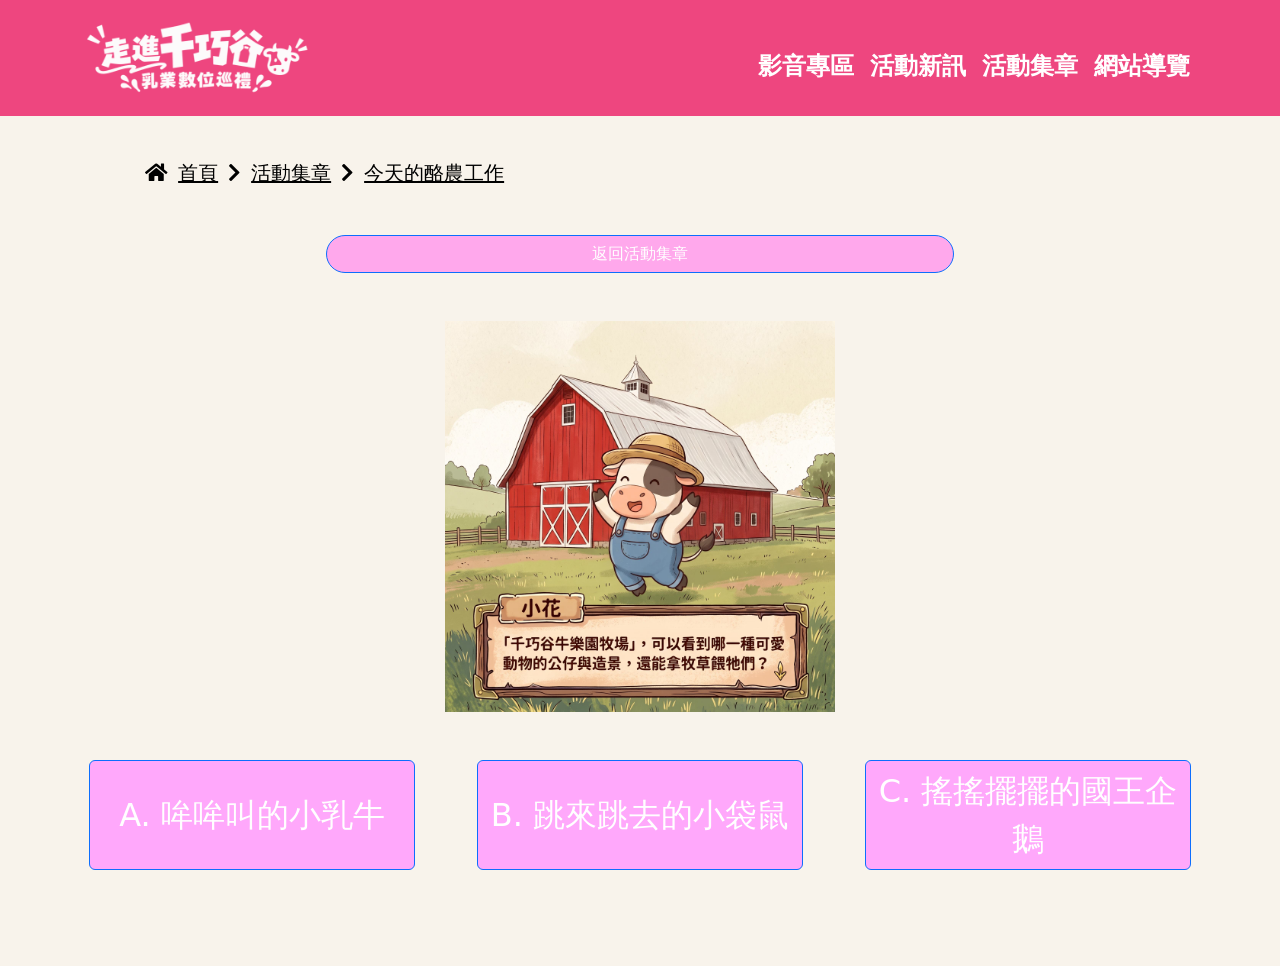
<file: cowreview.html>
<!DOCTYPE html>
<html data-bs-theme="light" lang="zh">

<head>
    <meta charset="utf-8">
    <meta name="viewport" content="width=device-width, initial-scale=1.0, shrink-to-fit=no">
    <title>走進千巧谷</title>
    <link rel="icon" type="image/png" sizes="2205x2205" href="assets/img/BB53C16165.png">
    <link rel="icon" type="image/png" sizes="2205x2205" href="assets/img/BB53C16165.png" media="(prefers-color-scheme: dark)">
    <link rel="icon" type="image/png" sizes="2205x2205" href="assets/img/BB53C16165.png">
    <link rel="icon" type="image/png" sizes="2205x2205" href="assets/img/BB53C16165.png" media="(prefers-color-scheme: dark)">
    <link rel="icon" type="image/png" sizes="2205x2205" href="assets/img/BB53C16165.png">
    <link rel="icon" type="image/png" sizes="2205x2205" href="assets/img/BB53C16165.png">
    <link rel="icon" type="image/png" sizes="2205x2205" href="assets/img/BB53C16165.png">
    <link rel="stylesheet" href="assets/bootstrap/css/bootstrap.min.css">
    <link rel="stylesheet" href="https://fonts.googleapis.com/css?family=Alatsi&amp;display=swap">
    <link rel="stylesheet" href="https://fonts.googleapis.com/css?family=Aoboshi+One&amp;display=swap">
    <link rel="stylesheet" href="assets/css/Font%20Awesome%205%20Brands.css">
    <link rel="stylesheet" href="assets/css/Font%20Awesome%205%20Free.css">
    <link rel="stylesheet" href="assets/fonts/fontawesome-all.min.css">
    <link rel="stylesheet" href="assets/css/bootstrap/css/bootstrap.min.css">
    <link rel="stylesheet" href="assets/css/fonts/fontawesome-all.min.css">
    <link rel="stylesheet" href="assets/css/css/Hero-Clean-images.css">
    <link rel="stylesheet" href="assets/css/css/Navigation-Menu.css">
    <link rel="stylesheet" href="assets/css/Navbar-Right-Links-icons.css">
    <link rel="stylesheet" href="assets/css/Team-images.css">
</head>

<body style="background: rgb(248,243,235);">
    <nav class="navbar navbar-expand-md py-3" style="background: rgb(238,70,127);">
        <div class="container"><a class="navbar-brand d-flex align-items-center" href="https://martek720.com.tw/front/index.html"><img src="assets/img/BB528354-3C4B-4AE4-B248-786873.png" style="margin: auto;width: 100%;height: auto;" width="290" height="94"></a><button data-bs-toggle="collapse" class="navbar-toggler" data-bs-target="#navcol-2"><span class="visually-hidden">Toggle navigation</span><span class="navbar-toggler-icon"></span></button>
            <div class="collapse navbar-collapse" id="navcol-2">
                <ul class="navbar-nav ms-auto">
                    <li class="nav-item" style="width: 30%;"><a class="nav-link active fs-4" href="https://martek720.com.tw/front/video.html?id=23" style="color: #ffffff;font-weight: bold;">影音專區</a></li>
                    <li class="nav-item" style="color: #ffffff;font-weight: bold;width: 30%;"><a class="nav-link fs-4" href="https://martek720.com.tw/front/discount.html?id=23" style="color: #ffffff;font-weight: bold;">活動新訊</a></li>
                    <li class="nav-item" style="color: #ffffff;font-weight: bold;width: 30%;"><a class="nav-link fs-4" href="index.html" style="color: #ffffff;font-weight: bold;">活動集章</a></li>
                    <li class="nav-item" style="color: #ffffff;font-weight: bold;width: 30%;"><a class="nav-link fs-4" href="https://martek720.com.tw/front/sitemap.html?id=23" style="color: #ffffff;font-weight: bold;">網站導覽</a></li>
                </ul>
            </div>
        </div>
    </nav>
    <div class="row mb-3 mb-lg-5" style="background: rgba(255,255,255,0);border-color: rgba(255,255,255,0);width: 99vw;margin: auto;">
        <div class="col-8" style="width: 70%;max-width: 70%;margin-left: 10%;margin-top: 41px;background: rgba(255,255,255,0);border-color: rgba(255,255,255,0);"><i class="fas fa-home" style="color:rgb(0,0,0);font-size:20px;margin-right:10px;"></i><span style="width:30%;color:rgb(0,0,0);margin:0;height:30%;"><a href="https://martek720.com.tw/front/index.html?id=23" style="color:rgb(0,0,0);font-family:'Aoboshi One', serif;font-size:20px;">首頁</a></span><i class="fas fa-chevron-right" style="color:rgb(0,0,0);font-size:20px;margin-right:10px;margin-left:10px;"></i><a href="index.html" style="color:rgb(0,0,0);font-family:'Aoboshi One', serif;font-size:20px;">活動集章</a><i class="fas fa-chevron-right" style="color:rgb(0,0,0);font-size:20px;margin-right:10px;margin-left:10px;"></i><a href="cowwork.html" style="color:rgb(0,0,0);font-family:'Aoboshi One', serif;font-size:20px;">今天的酪農工作</a></div>
    </div>
    <div class="row" style="margin: auto;">
        <div class="col" style="text-align: center;margin: auto;"><a class="btn btn-primary" role="button" style="width: 50%;border-radius: 143px;background: rgb(255,168,236);margin: auto;" href="index.html">返回活動集章</a></div>
    </div>
    <div class="container py-4 py-xl-5" style="padding: 0px;text-align: center;">
        <div class="row mb-3 mb-lg-5">
            <div class="col-md-8 col-xl-6 text-center mx-auto"><img src="assets/img/Gemini_Generated_Image_gku6ingku6ingku6.jpg" style="width: 70%;margin: auto;"></div>
        </div>
        <div class="row mb-3 mb-lg-5">
            <div class="col-md-8 col-xl-6 text-center mx-auto" style="width: 30%;"><button class="btn btn-primary fs-2" type="button" data-bs-toggle="modal" data-bs-target="#modalInstrucciones-1" style="margin: auto;width: 100%;height: 100%;background: rgb(255,168,251);">A. 哞哞叫的小乳牛</button>
                <div class="row">
                    <div class="col">
                        <div class="modal fade" role="dialog" tabindex="-1" id="modalInstrucciones-1">
                            <div class="modal-dialog" role="document">
                                <div class="modal-content">
                                    <div class="modal-header" style="padding: 0px;padding-top: 16px;">
                                        <div class="col padMar margenesCajas">
                                            <p class="margenesCajas text-center fs-2">答對了! 你獲得鮮奶達人卡</p>
                                        </div>
                                    </div>
                                    <div class="modal-body" style="padding: 20px;">
                                        <div class="row">
                                            <div class="col padMar margenesCajas"><img src="assets/img/Gemini_Generated_Image_i5bqaci5bqaci5bq%20(1).jpg" style="width: 100%;"></div>
                                        </div>
                                    </div>
                                    <div class="modal-footer" style="padding: 20px;text-align: center;margin: auto;">
                                        <div class="row">
                                            <div class="col-12 col-sm-2 col-md-3 col-lg-3 text-center" style="margin: auto;width: 100%;"><a class="btn btn-primary" role="button" href="index.html" style="background: rgb(255,84,248);">返回</a></div>
                                        </div>
                                    </div>
                                </div>
                            </div>
                        </div>
                    </div>
                </div>
            </div>
            <div class="col-md-8 col-xl-6 text-center mx-auto" style="width: 30%;"><button class="btn btn-primary fs-2" type="button" data-bs-toggle="modal" data-bs-target="#modalInstrucciones" style="margin: auto;width: 100%;height: 100%;background: rgb(255,168,251);">B. 跳來跳去的小袋鼠</button>
                <div class="row">
                    <div class="col">
                        <div class="modal fade" role="dialog" tabindex="-1" id="modalInstrucciones">
                            <div class="modal-dialog" role="document">
                                <div class="modal-content">
                                    <div class="modal-header" style="padding: 20px;"></div>
                                    <div class="modal-body" style="padding: 20px;">
                                        <div class="row">
                                            <div class="col padMar margenesCajas">
                                                <p class="margenesCajas text-center fs-2">答錯了! 請重新回答</p>
                                            </div>
                                        </div>
                                    </div>
                                    <div class="modal-footer" style="padding: 20px;text-align: center;margin: auto;">
                                        <div class="row">
                                            <div class="col-12 col-sm-2 col-md-3 col-lg-3 text-center" style="margin: auto;width: 100%;"><button class="btn btn-primary margenesTxts" type="button" data-bs-target="#modalPermitir" data-bs-toggle="modal" data-bs-dismiss="modal" style="background: rgb(255,84,248);">返回</button></div>
                                        </div>
                                    </div>
                                </div>
                            </div>
                        </div>
                    </div>
                </div>
            </div>
            <div class="col-md-8 col-xl-6 text-center mx-auto" style="width: 30%;"><button class="btn btn-primary fs-2" type="button" data-bs-toggle="modal" data-bs-target="#modalInstrucciones" style="margin: auto;width: 100%;height: 100%;background: rgb(255,168,251);">C. 搖搖擺擺的國王企鵝</button>
                <div class="row">
                    <div class="col">
                        <div class="modal fade" role="dialog" tabindex="-1" id="modalInstrucciones-1">
                            <div class="modal-dialog" role="document">
                                <div class="modal-content">
                                    <div class="modal-header" style="padding: 20px;"></div>
                                    <div class="modal-body" style="padding: 20px;">
                                        <div class="row">
                                            <div class="col padMar margenesCajas">
                                                <p class="margenesCajas text-center fs-2">答錯了! 請重新回答</p>
                                            </div>
                                        </div>
                                    </div>
                                    <div class="modal-footer" style="padding: 20px;text-align: center;margin: auto;">
                                        <div class="row">
                                            <div class="col-12 col-sm-2 col-md-3 col-lg-3 text-center" style="margin: auto;width: 100%;"><button class="btn btn-primary margenesTxts" type="button" data-bs-target="#modalPermitir" data-bs-toggle="modal" data-bs-dismiss="modal" style="background: rgb(255,84,248);">返回</button></div>
                                        </div>
                                    </div>
                                </div>
                            </div>
                        </div>
                    </div>
                </div>
            </div>
        </div>
    </div>
    <script src="assets/bootstrap/js/bootstrap.min.js"></script>
    <script src="assets/js/bootstrap.min.js"></script>
</body>

</html>
</file>
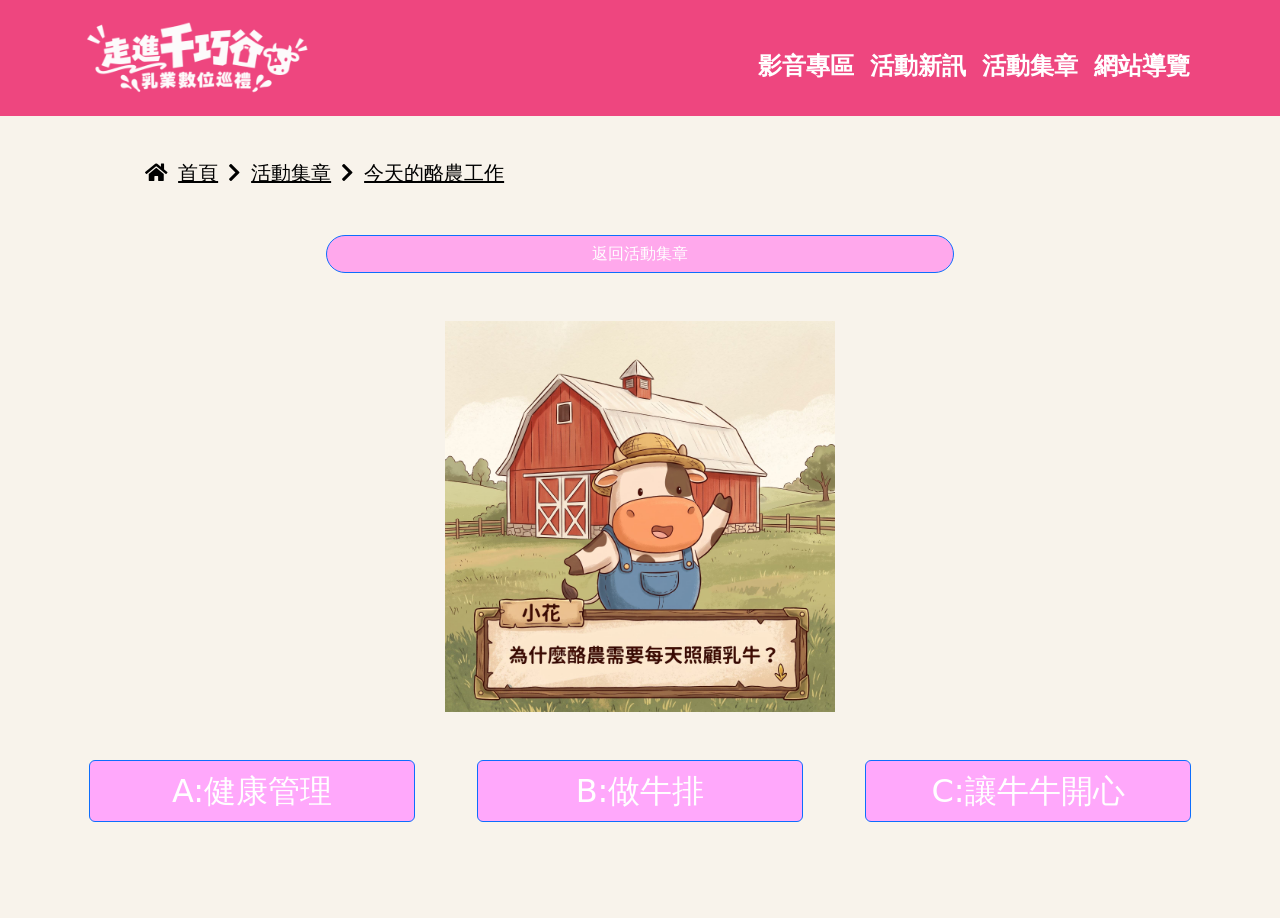
<file: cowwork.html>
<!DOCTYPE html>
<html data-bs-theme="light" lang="zh">

<head>
    <meta charset="utf-8">
    <meta name="viewport" content="width=device-width, initial-scale=1.0, shrink-to-fit=no">
    <title>走進千巧谷</title>
    <link rel="icon" type="image/png" sizes="2205x2205" href="assets/img/BB53C16165.png">
    <link rel="icon" type="image/png" sizes="2205x2205" href="assets/img/BB53C16165.png" media="(prefers-color-scheme: dark)">
    <link rel="icon" type="image/png" sizes="2205x2205" href="assets/img/BB53C16165.png">
    <link rel="icon" type="image/png" sizes="2205x2205" href="assets/img/BB53C16165.png" media="(prefers-color-scheme: dark)">
    <link rel="icon" type="image/png" sizes="2205x2205" href="assets/img/BB53C16165.png">
    <link rel="icon" type="image/png" sizes="2205x2205" href="assets/img/BB53C16165.png">
    <link rel="icon" type="image/png" sizes="2205x2205" href="assets/img/BB53C16165.png">
    <link rel="stylesheet" href="assets/bootstrap/css/bootstrap.min.css">
    <link rel="stylesheet" href="https://fonts.googleapis.com/css?family=Alatsi&amp;display=swap">
    <link rel="stylesheet" href="https://fonts.googleapis.com/css?family=Aoboshi+One&amp;display=swap">
    <link rel="stylesheet" href="assets/css/Font%20Awesome%205%20Brands.css">
    <link rel="stylesheet" href="assets/css/Font%20Awesome%205%20Free.css">
    <link rel="stylesheet" href="assets/fonts/fontawesome-all.min.css">
    <link rel="stylesheet" href="assets/css/bootstrap/css/bootstrap.min.css">
    <link rel="stylesheet" href="assets/css/fonts/fontawesome-all.min.css">
    <link rel="stylesheet" href="assets/css/css/Hero-Clean-images.css">
    <link rel="stylesheet" href="assets/css/css/Navigation-Menu.css">
    <link rel="stylesheet" href="assets/css/Navbar-Right-Links-icons.css">
    <link rel="stylesheet" href="assets/css/Team-images.css">
</head>

<body style="background: rgb(248,243,235);">
    <nav class="navbar navbar-expand-md py-3" style="background: rgb(238,70,127);">
        <div class="container"><a class="navbar-brand d-flex align-items-center" href="https://martek720.com.tw/front/index.html"><img src="assets/img/BB528354-3C4B-4AE4-B248-786873.png" style="margin: auto;width: 100%;height: auto;" width="290" height="94"></a><button data-bs-toggle="collapse" class="navbar-toggler" data-bs-target="#navcol-2"><span class="visually-hidden">Toggle navigation</span><span class="navbar-toggler-icon"></span></button>
            <div class="collapse navbar-collapse" id="navcol-2">
                <ul class="navbar-nav ms-auto">
                    <li class="nav-item" style="width: 30%;"><a class="nav-link active fs-4" href="https://martek720.com.tw/front/video.html?id=23" style="color: #ffffff;font-weight: bold;">影音專區</a></li>
                    <li class="nav-item" style="color: #ffffff;font-weight: bold;width: 30%;"><a class="nav-link fs-4" href="https://martek720.com.tw/front/discount.html?id=23" style="color: #ffffff;font-weight: bold;">活動新訊</a></li>
                    <li class="nav-item" style="color: #ffffff;font-weight: bold;width: 30%;"><a class="nav-link fs-4" href="index.html" style="color: #ffffff;font-weight: bold;">活動集章</a></li>
                    <li class="nav-item" style="color: #ffffff;font-weight: bold;width: 30%;"><a class="nav-link fs-4" href="https://martek720.com.tw/front/sitemap.html?id=23" style="color: #ffffff;font-weight: bold;">網站導覽</a></li>
                </ul>
            </div>
        </div>
    </nav>
    <div class="row mb-3 mb-lg-5" style="background: rgba(255,255,255,0);border-color: rgba(255,255,255,0);width: 99vw;margin: auto;">
        <div class="col-8" style="width: 70%;max-width: 70%;margin-left: 10%;margin-top: 41px;background: rgba(255,255,255,0);border-color: rgba(255,255,255,0);"><i class="fas fa-home" style="color:rgb(0,0,0);font-size:20px;margin-right:10px;"></i><span style="width:30%;color:rgb(0,0,0);margin:0;height:30%;"><a href="https://martek720.com.tw/front/index.html?id=23" style="color:rgb(0,0,0);font-family:'Aoboshi One', serif;font-size:20px;">首頁</a></span><i class="fas fa-chevron-right" style="color:rgb(0,0,0);font-size:20px;margin-right:10px;margin-left:10px;"></i><a href="index.html" style="color:rgb(0,0,0);font-family:'Aoboshi One', serif;font-size:20px;">活動集章</a><i class="fas fa-chevron-right" style="color:rgb(0,0,0);font-size:20px;margin-right:10px;margin-left:10px;"></i><a href="cowwork.html" style="color:rgb(0,0,0);font-family:'Aoboshi One', serif;font-size:20px;">今天的酪農工作</a></div>
    </div>
    <div class="row" style="margin: auto;">
        <div class="col" style="text-align: center;margin: auto;"><a class="btn btn-primary" role="button" style="width: 50%;border-radius: 143px;background: rgb(255,168,236);margin: auto;" href="index.html">返回活動集章</a></div>
    </div>
    <div class="container py-4 py-xl-5" style="padding: 0px;text-align: center;">
        <div class="row mb-3 mb-lg-5">
            <div class="col-md-8 col-xl-6 text-center mx-auto"><img src="assets/img/Gemini_Generated_Image_onl4s3onl4s3onl4.jpg" style="width: 70%;margin: auto;"></div>
        </div>
        <div class="row mb-3 mb-lg-5">
            <div class="col-md-8 col-xl-6 text-center mx-auto" style="width: 30%;"><button class="btn btn-primary fs-2" type="button" data-bs-toggle="modal" data-bs-target="#modalInstrucciones1" style="margin: auto;width: 100%;height: 100%;background: rgb(255,168,251);">A:健康管理</button>
                <div class="row">
                    <div class="col">
                        <div class="modal fade" role="dialog" tabindex="-1" id="modalInstrucciones1">
                            <div class="modal-dialog" role="document">
                                <div class="modal-content">
                                    <div class="modal-header" style="padding: 0px;padding-top: 16px;">
                                        <div class="col padMar margenesCajas">
                                            <p class="margenesCajas text-center fs-2">答對了! 你獲得酪農卡</p>
                                        </div>
                                    </div>
                                    <div class="modal-body" style="padding: 20px;">
                                        <div class="row">
                                            <div class="col padMar margenesCajas"><img src="assets/img/Gemini_Generated_Image_fox9infox9infox9.jpg" style="width: 100%;"></div>
                                        </div>
                                        <div class="row">
                                            <div class="col">
                                                <p style="text-align: left;"><strong>乳牛一天大概做什麼？</strong><br>牠們的一天非常規律且悠閒，主要被三件事填滿：<strong>休息與反芻（約 10～12 小時）：</strong>&nbsp;躺著休息並咀嚼反芻消化食物。<strong>進食與喝水（約 4～6 小時）：</strong>&nbsp;少量多餐進食。<strong>擠乳與走動（約 2～3 小時）：</strong>&nbsp;每天通常進行 2～3 次擠乳。</p>
                                            </div>
                                        </div>
                                    </div>
                                    <div class="modal-footer" style="padding: 20px;text-align: center;margin: auto;">
                                        <div class="row">
                                            <div class="col-12 col-sm-2 col-md-3 col-lg-3 text-center" style="margin: auto;width: 100%;"><a class="btn btn-primary" role="button" href="index.html" style="background: rgb(255,84,248);">返回</a></div>
                                        </div>
                                    </div>
                                </div>
                            </div>
                        </div>
                    </div>
                </div>
            </div>
            <div class="col-md-8 col-xl-6 text-center mx-auto" style="width: 30%;"><button class="btn btn-primary fs-2" type="button" data-bs-toggle="modal" data-bs-target="#modalInstrucciones" style="margin: auto;width: 100%;height: 100%;background: rgb(255,168,251);">B:做牛排</button>
                <div class="row">
                    <div class="col">
                        <div class="modal fade" role="dialog" tabindex="-1" id="modalInstrucciones">
                            <div class="modal-dialog" role="document">
                                <div class="modal-content">
                                    <div class="modal-header" style="padding: 20px;"></div>
                                    <div class="modal-body" style="padding: 20px;">
                                        <div class="row">
                                            <div class="col padMar margenesCajas">
                                                <p class="margenesCajas text-center fs-2">答錯了! 請重新回答</p>
                                            </div>
                                        </div>
                                    </div>
                                    <div class="modal-footer" style="padding: 20px;text-align: center;margin: auto;">
                                        <div class="row">
                                            <div class="col-12 col-sm-2 col-md-3 col-lg-3 text-center" style="margin: auto;width: 100%;"><button class="btn btn-primary margenesTxts" type="button" data-bs-target="#modalPermitir" data-bs-toggle="modal" data-bs-dismiss="modal" style="background: rgb(255,84,248);">返回</button></div>
                                        </div>
                                    </div>
                                </div>
                            </div>
                        </div>
                    </div>
                </div>
            </div>
            <div class="col-md-8 col-xl-6 text-center mx-auto" style="width: 30%;"><button class="btn btn-primary fs-2" type="button" data-bs-toggle="modal" data-bs-target="#modalInstrucciones" style="margin: auto;width: 100%;height: 100%;background: rgb(255,168,251);">C:讓牛牛開心</button>
                <div class="row">
                    <div class="col">
                        <div class="modal fade" role="dialog" tabindex="-1" id="modalInstrucciones-1">
                            <div class="modal-dialog" role="document">
                                <div class="modal-content">
                                    <div class="modal-header" style="padding: 20px;"></div>
                                    <div class="modal-body" style="padding: 20px;">
                                        <div class="row">
                                            <div class="col padMar margenesCajas">
                                                <p class="margenesCajas text-center fs-2">答錯了! 請重新回答</p>
                                            </div>
                                        </div>
                                    </div>
                                    <div class="modal-footer" style="padding: 20px;text-align: center;margin: auto;">
                                        <div class="row">
                                            <div class="col-12 col-sm-2 col-md-3 col-lg-3 text-center" style="margin: auto;width: 100%;"><button class="btn btn-primary margenesTxts" type="button" data-bs-target="#modalPermitir" data-bs-toggle="modal" data-bs-dismiss="modal" style="background: rgb(255,84,248);">返回</button></div>
                                        </div>
                                    </div>
                                </div>
                            </div>
                        </div>
                    </div>
                </div>
            </div>
        </div>
    </div>
    <script src="assets/bootstrap/js/bootstrap.min.js"></script>
    <script src="assets/js/bootstrap.min.js"></script>
</body>

</html>
</file>
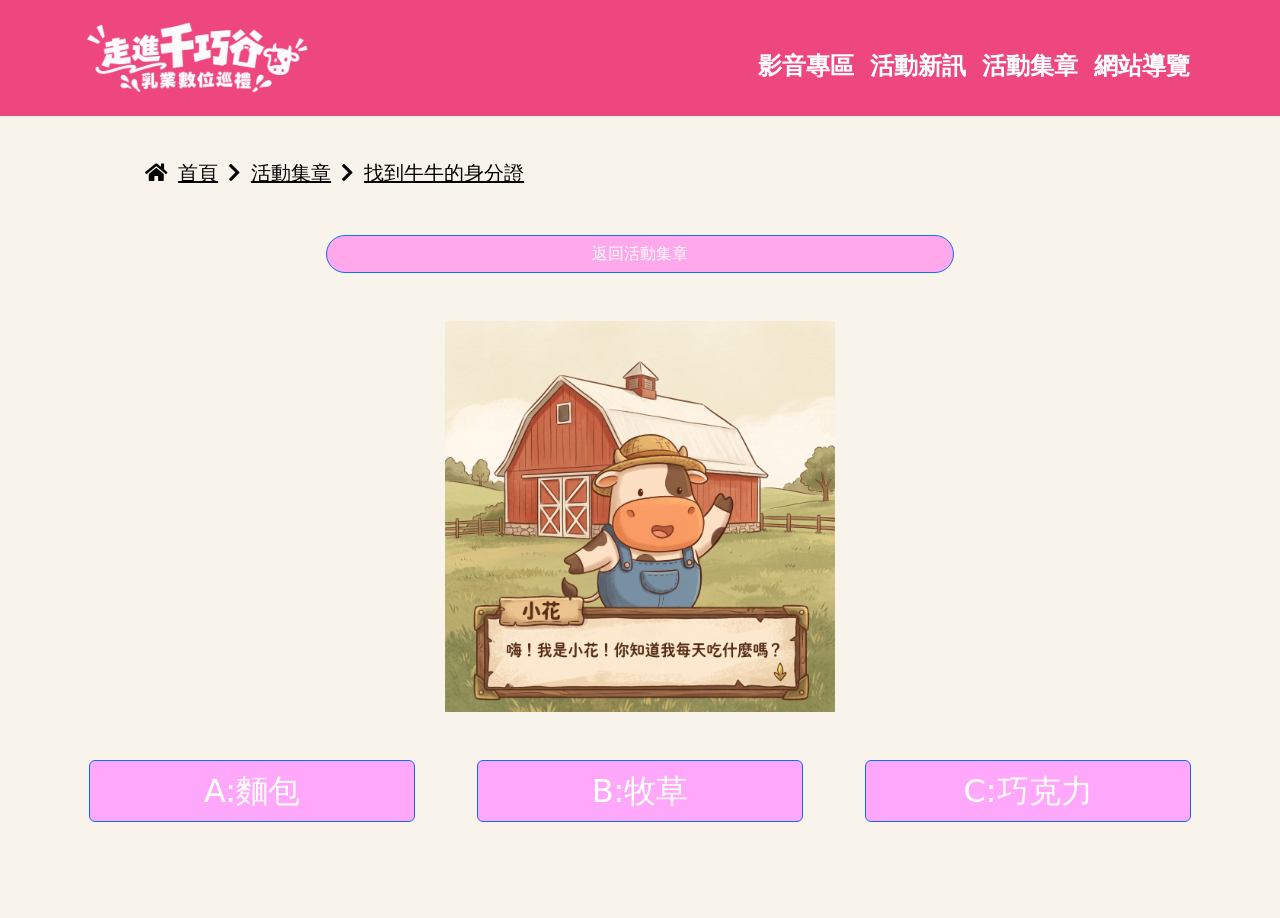
<file: findcow.html>
<!DOCTYPE html>
<html data-bs-theme="light" lang="zh">

<head>
    <meta charset="utf-8">
    <meta name="viewport" content="width=device-width, initial-scale=1.0, shrink-to-fit=no">
    <title>走進千巧谷</title>
    <link rel="icon" type="image/png" sizes="2205x2205" href="assets/img/BB53C16165.png">
    <link rel="icon" type="image/png" sizes="2205x2205" href="assets/img/BB53C16165.png" media="(prefers-color-scheme: dark)">
    <link rel="icon" type="image/png" sizes="2205x2205" href="assets/img/BB53C16165.png">
    <link rel="icon" type="image/png" sizes="2205x2205" href="assets/img/BB53C16165.png" media="(prefers-color-scheme: dark)">
    <link rel="icon" type="image/png" sizes="2205x2205" href="assets/img/BB53C16165.png">
    <link rel="icon" type="image/png" sizes="2205x2205" href="assets/img/BB53C16165.png">
    <link rel="icon" type="image/png" sizes="2205x2205" href="assets/img/BB53C16165.png">
    <link rel="stylesheet" href="assets/bootstrap/css/bootstrap.min.css">
    <link rel="stylesheet" href="https://fonts.googleapis.com/css?family=Alatsi&amp;display=swap">
    <link rel="stylesheet" href="https://fonts.googleapis.com/css?family=Aoboshi+One&amp;display=swap">
    <link rel="stylesheet" href="assets/css/Font%20Awesome%205%20Brands.css">
    <link rel="stylesheet" href="assets/css/Font%20Awesome%205%20Free.css">
    <link rel="stylesheet" href="assets/fonts/fontawesome-all.min.css">
    <link rel="stylesheet" href="assets/css/bootstrap/css/bootstrap.min.css">
    <link rel="stylesheet" href="assets/css/fonts/fontawesome-all.min.css">
    <link rel="stylesheet" href="assets/css/css/Hero-Clean-images.css">
    <link rel="stylesheet" href="assets/css/css/Navigation-Menu.css">
    <link rel="stylesheet" href="assets/css/Navbar-Right-Links-icons.css">
    <link rel="stylesheet" href="assets/css/Team-images.css">
</head>

<body style="background: rgb(248,243,235);">
    <nav class="navbar navbar-expand-md py-3" style="background: rgb(238,70,127);">
        <div class="container"><a class="navbar-brand d-flex align-items-center" href="https://martek720.com.tw/front/index.html"><img src="assets/img/BB528354-3C4B-4AE4-B248-786873.png" style="margin: auto;width: 100%;height: auto;" width="290" height="94"></a><button data-bs-toggle="collapse" class="navbar-toggler" data-bs-target="#navcol-2"><span class="visually-hidden">Toggle navigation</span><span class="navbar-toggler-icon"></span></button>
            <div class="collapse navbar-collapse" id="navcol-2">
                <ul class="navbar-nav ms-auto">
                    <li class="nav-item" style="width: 30%;"><a class="nav-link active fs-4" href="https://martek720.com.tw/front/video.html?id=23" style="color: #ffffff;font-weight: bold;">影音專區</a></li>
                    <li class="nav-item" style="color: #ffffff;font-weight: bold;width: 30%;"><a class="nav-link fs-4" href="https://martek720.com.tw/front/discount.html?id=23" style="color: #ffffff;font-weight: bold;">活動新訊</a></li>
                    <li class="nav-item" style="color: #ffffff;font-weight: bold;width: 30%;"><a class="nav-link fs-4" href="index.html" style="color: #ffffff;font-weight: bold;">活動集章</a></li>
                    <li class="nav-item" style="color: #ffffff;font-weight: bold;width: 30%;"><a class="nav-link fs-4" href="https://martek720.com.tw/front/sitemap.html?id=23" style="color: #ffffff;font-weight: bold;">網站導覽</a></li>
                </ul>
            </div>
        </div>
    </nav>
    <div class="row mb-3 mb-lg-5" style="background: rgba(255,255,255,0);border-color: rgba(255,255,255,0);width: 99vw;margin: auto;">
        <div class="col-8" style="width: 70%;max-width: 70%;margin-left: 10%;margin-top: 41px;background: rgba(255,255,255,0);border-color: rgba(255,255,255,0);"><i class="fas fa-home" style="color:rgb(0,0,0);font-size:20px;margin-right:10px;"></i><span style="width:30%;color:rgb(0,0,0);margin:0;height:30%;"><a href="https://martek720.com.tw/front/index.html?id=23" style="color:rgb(0,0,0);font-family:'Aoboshi One', serif;font-size:20px;">首頁</a></span><i class="fas fa-chevron-right" style="color:rgb(0,0,0);font-size:20px;margin-right:10px;margin-left:10px;"></i><a href="index.html" style="color:rgb(0,0,0);font-family:'Aoboshi One', serif;font-size:20px;">活動集章</a><i class="fas fa-chevron-right" style="color:rgb(0,0,0);font-size:20px;margin-right:10px;margin-left:10px;"></i><a href="findcow.html" style="color:rgb(0,0,0);font-family:'Aoboshi One', serif;font-size:20px;">找到牛牛的身分證</a></div>
    </div>
    <div class="row" style="margin: auto;">
        <div class="col" style="text-align: center;margin: auto;"><a class="btn btn-primary" role="button" style="width: 50%;border-radius: 143px;background: rgb(255,168,236);margin: auto;" href="index.html">返回活動集章</a></div>
    </div>
    <div class="container py-4 py-xl-5" style="padding: 0px;text-align: center;">
        <div class="row mb-3 mb-lg-5">
            <div class="col-md-8 col-xl-6 text-center mx-auto"><img src="assets/img/Gemini_Generated_Image_b5zyn8b5zyn8b5zy.jpg" style="width: 70%;margin: auto;"></div>
        </div>
        <div class="row mb-3 mb-lg-5">
            <div class="col-md-8 col-xl-6 text-center mx-auto" style="width: 30%;"><button class="btn btn-primary fs-2" type="button" data-bs-toggle="modal" data-bs-target="#modalInstrucciones" style="margin: auto;width: 100%;height: 100%;background: rgb(255,168,251);">A:麵包</button>
                <div class="row">
                    <div class="col">
                        <div class="modal fade" role="dialog" tabindex="-1" id="modalInstrucciones">
                            <div class="modal-dialog" role="document">
                                <div class="modal-content">
                                    <div class="modal-header" style="padding: 20px;"></div>
                                    <div class="modal-body" style="padding: 20px;">
                                        <div class="row">
                                            <div class="col padMar margenesCajas">
                                                <p class="margenesCajas text-center fs-2">答錯了! 請重新回答</p>
                                            </div>
                                        </div>
                                    </div>
                                    <div class="modal-footer" style="padding: 20px;text-align: center;margin: auto;">
                                        <div class="row">
                                            <div class="col-12 col-sm-2 col-md-3 col-lg-3 text-center" style="margin: auto;width: 100%;"><button class="btn btn-primary margenesTxts" type="button" data-bs-target="#modalPermitir" data-bs-toggle="modal" data-bs-dismiss="modal" style="background: rgb(255,84,248);">返回</button></div>
                                        </div>
                                    </div>
                                </div>
                            </div>
                        </div>
                    </div>
                </div>
            </div>
            <div class="col-md-8 col-xl-6 text-center mx-auto" style="width: 30%;"><button class="btn btn-primary fs-2" type="button" data-bs-toggle="modal" data-bs-target="#modalInstrucciones-1" style="margin: auto;width: 100%;height: 100%;background: rgb(255,168,251);">B:牧草</button>
                <div class="row">
                    <div class="col">
                        <div class="modal fade" role="dialog" tabindex="-1" id="modalInstrucciones-1">
                            <div class="modal-dialog" role="document">
                                <div class="modal-content">
                                    <div class="modal-header" style="padding: 0px;padding-top: 16px;">
                                        <div class="col padMar margenesCajas">
                                            <p class="margenesCajas text-center fs-2">答對了! 你獲得乳牛卡</p>
                                        </div>
                                    </div>
                                    <div class="modal-body" style="padding: 20px;">
                                        <div class="row">
                                            <div class="col padMar margenesCajas"><img src="assets/img/Gemini_Generated_Image_u8qwa1u8qwa1u8qw.jpg" style="width: 100%;"></div>
                                        </div>
                                        <div class="row">
                                            <div class="col">
                                                <p style="text-align: left;"><br><strong>乳牛吃什麼？</strong><br>主食是牧草與乾草（補充纖維），並搭配玉米、大豆粉等調配的精料（補充能量與蛋白質），每天還會喝下約一個浴缸的水。<br><br><strong>牛奶從哪裡來？</strong><br>乳牛和人類一樣，必須<strong>懷孕並生下小牛後</strong>，乳腺受到荷爾蒙刺激才會開始分泌乳汁；牧場定時擠出並經過殺菌、均質等專業製程後，就成了平時喝的鮮乳。<br><br></p>
                                            </div>
                                        </div>
                                    </div>
                                    <div class="modal-footer" style="padding: 20px;text-align: center;margin: auto;">
                                        <div class="row">
                                            <div class="col-12 col-sm-2 col-md-3 col-lg-3 text-center" style="margin: auto;width: 100%;"><a class="btn btn-primary" role="button" href="index.html" style="background: rgb(255,84,248);">返回</a></div>
                                        </div>
                                    </div>
                                </div>
                            </div>
                        </div>
                    </div>
                </div>
            </div>
            <div class="col-md-8 col-xl-6 text-center mx-auto" style="width: 30%;"><button class="btn btn-primary fs-2" type="button" data-bs-toggle="modal" data-bs-target="#modalInstrucciones" style="margin: auto;width: 100%;height: 100%;background: rgb(255,168,251);">C:巧克力</button>
                <div class="row">
                    <div class="col">
                        <div class="modal fade" role="dialog" tabindex="-1" id="modalInstrucciones-1">
                            <div class="modal-dialog" role="document">
                                <div class="modal-content">
                                    <div class="modal-header" style="padding: 20px;"></div>
                                    <div class="modal-body" style="padding: 20px;">
                                        <div class="row">
                                            <div class="col padMar margenesCajas">
                                                <p class="margenesCajas text-center fs-2">答錯了! 請重新回答</p>
                                            </div>
                                        </div>
                                    </div>
                                    <div class="modal-footer" style="padding: 20px;text-align: center;margin: auto;">
                                        <div class="row">
                                            <div class="col-12 col-sm-2 col-md-3 col-lg-3 text-center" style="margin: auto;width: 100%;"><button class="btn btn-primary margenesTxts" type="button" data-bs-target="#modalPermitir" data-bs-toggle="modal" data-bs-dismiss="modal" style="background: rgb(255,84,248);">返回</button></div>
                                        </div>
                                    </div>
                                </div>
                            </div>
                        </div>
                    </div>
                </div>
            </div>
        </div>
    </div>
    <script src="assets/bootstrap/js/bootstrap.min.js"></script>
    <script src="assets/js/bootstrap.min.js"></script>
</body>

</html>
</file>
<file: assets/css/css/Hero-Clean-images.css>
.fit-cover {
  object-fit: cover;
}
</file>
<file: assets/css/css/Navigation-Menu.css>
.nav.navbar-nav.main-nav {
  display: block;
  margin: 0 auto;
  width: 100%;
  max-width: 1000px;
}

.nav.navbar-nav.main-nav {
  list-style: disc outside;
  list-style-type: disc;
  list-style-position: outside;
  list-style-image: initial;
  width: 100%;
  padding: 0;
  margin: 0;
  text-align: center;
}

.navbar-nav > li {
  list-style-type: none;
  float: right;
  padding: 0;
  line-height: 50px;
  height: 50px;
  margin: 0;
}

.navbar.navbar-default {
  background: black;
}

.navbar-default .navbar-nav > li > a {
  color: white;
}

.navbar-default .navbar-nav > li > a:hover {
  background: #f64c3b;
  color: #fff;
  text-decoration: none;
}

.navbar-default .navbar-nav > li > a:focus, .navbar-default .navbar-nav > li > a:hover {
  color: #f4e7e7;
  background: #f64c3b;
  text-decoration: none;
  font-size: 13px;
  font-weight: 400;
  display: inline-block;
  margin: 0;
  text-align: center;
  transition: all .3s;
}

a:active {
  background: red;
}
</file>
<file: assets/css/Navbar-Right-Links-icons.css>
.bs-icon {
  --bs-icon-size: .75rem;
  display: flex;
  flex-shrink: 0;
  justify-content: center;
  align-items: center;
  font-size: var(--bs-icon-size);
  width: calc(var(--bs-icon-size) * 2);
  height: calc(var(--bs-icon-size) * 2);
  color: var(--bs-primary);
}

.bs-icon-xs {
  --bs-icon-size: 1rem;
  width: calc(var(--bs-icon-size) * 1.5);
  height: calc(var(--bs-icon-size) * 1.5);
}

.bs-icon-sm {
  --bs-icon-size: 1rem;
}

.bs-icon-md {
  --bs-icon-size: 1.5rem;
}

.bs-icon-lg {
  --bs-icon-size: 2rem;
}

.bs-icon-xl {
  --bs-icon-size: 2.5rem;
}

.bs-icon.bs-icon-primary {
  color: var(--bs-white);
  background: var(--bs-primary);
}

.bs-icon.bs-icon-primary-light {
  color: var(--bs-primary);
  background: rgba(var(--bs-primary-rgb), .2);
}

.bs-icon.bs-icon-semi-white {
  color: var(--bs-primary);
  background: rgba(255, 255, 255, .5);
}

.bs-icon.bs-icon-rounded {
  border-radius: .5rem;
}

.bs-icon.bs-icon-circle {
  border-radius: 50%;
}
</file>
<file: assets/css/Team-images.css>
.fit-cover {
  object-fit: cover;
}
</file>
